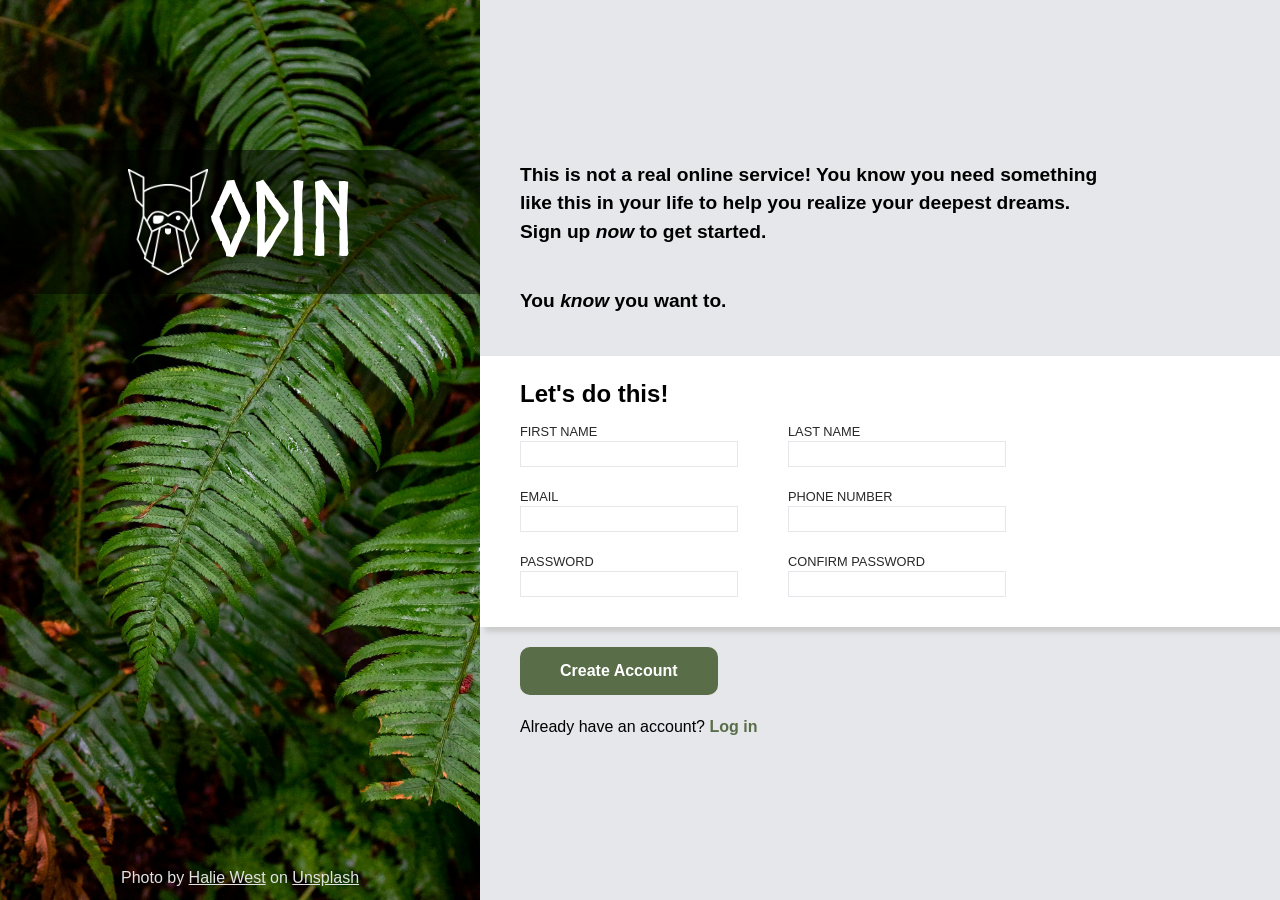
<file: index.html>
<!DOCTYPE html>
<html lang="en">

<head>
    <meta charset="UTF-8">
    <meta name="viewport" content="width=device-width, initial-scale=1.0">
    <link rel="stylesheet" href="styles.css">
    <title>Sign-Up</title>
</head>

<body>
    <header>
        <div class="header__title">
            <img src="images/odin-lined.png" alt="">
            <h1>ODIN</h1>
        </div>
        <p class="header__credit">Photo by <span class="underline">Halie West</span> on
            <span class="underline">Unsplash</span>
        </p>
    </header>
    <main>
        <div class="description">
            <p>This is not a real online service! You know you need something like this in your life to help you realize
                your
                deepest dreams.</p>
            <p>Sign up <span class="italic">now</span> to get started.</p>
            <p class="description__cta">You <span class="italic">know</span> you want to.</p>
        </div>

        <form action="">
            <div class="form__container">
                <h2>Let's do this!</h2>
                <div class="form__input--row">
                    <div class="form__input">
                        <label for="first-name">First Name</label>
                        <input type="text" name="first-name" id="first-name">
                    </div>

                    <div class="form__input">
                        <label for="last-name">Last Name</label>
                        <input type="text" name="last-name" id="last-name">
                    </div>
                </div>

                <div class="form__input--row">
                    <div class="form__input">
                        <label for="email">Email</label>
                        <input type="email" name="email" id="email">
                    </div>

                    <div class="form__input">
                        <label for="phone-number">Phone Number</label>
                        <input type="tel" name="phone-number" id="phone-number">
                    </div>
                </div>

                <div class="form__input--row">
                    <div class="form__input">
                        <label for="password">Password</label>
                        <input type="password" name="password" id="password" minlength="8">
                    </div>

                    <div class="form__input">
                        <label for="confirm-password">Confirm Password</label>
                        <input type="password" name="confirm-password" id="confirm-password" minlength="8">
                    </div>
                </div>
            </div>
            <button type="submit" class="form__button--submit">Create Account</button>
        </form>

        <p>Already have an account? <a class="login__button">Log in</a></p>
    </main>
</body>

</html>
</file>
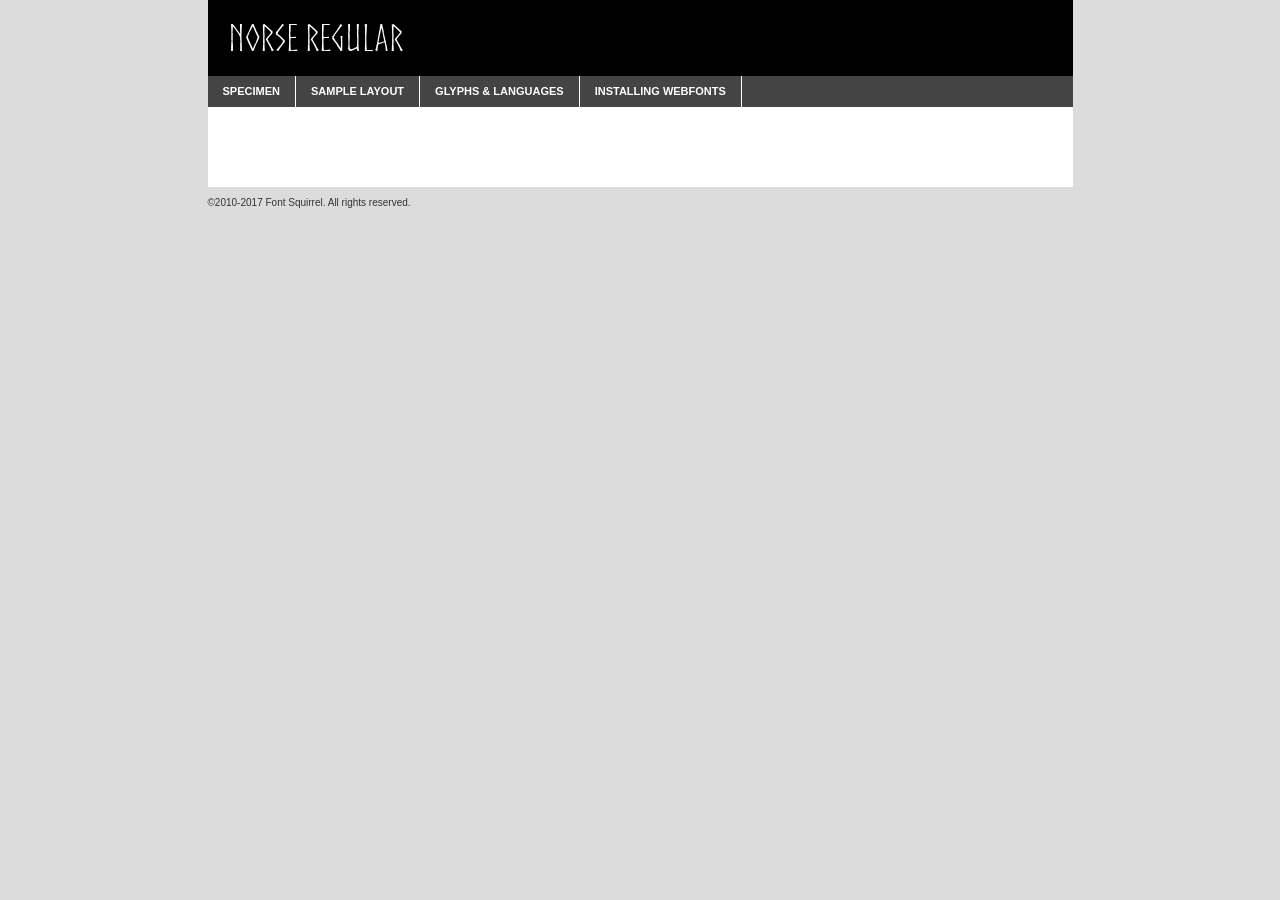
<file: fonts/norse-demo.html>
<!DOCTYPE html PUBLIC "-//W3C//DTD XHTML 1.0 Transitional//EN"
        "http://www.w3.org/TR/xhtml1/DTD/xhtml1-transitional.dtd">

<html xmlns="http://www.w3.org/1999/xhtml" xml:lang="en" lang="en">
<head>
    <meta http-equiv="Content-Type" content="text/html; charset=utf-8"/>
    <script src="http://ajax.googleapis.com/ajax/libs/jquery/1.7.2/jquery.min.js" type="text/javascript" charset="utf-8"></script>
    <script type="text/javascript">
		(function($) {
			$.fn.easyTabs = function(option) {
				var param = jQuery.extend({ fadeSpeed: 'fast', defaultContent: 1, activeClass: 'active' }, option);
				$(this).each(function() {
					var thisId = '#' + this.id;
					if ( param.defaultContent == '' )
					{
						param.defaultContent = 1;
					}
					if ( typeof param.defaultContent == 'number' )
					{
						var defaultTab = $(thisId + ' .tabs li:eq(' + (param.defaultContent - 1) + ') a').attr('href').substr(1);
					}
					else
					{
						var defaultTab = param.defaultContent;
					}
					$(thisId + ' .tabs li a').each(function() {
						var tabToHide = $(this).attr('href').substr(1);
						$('#' + tabToHide).addClass('easytabs-tab-content');
					});
					hideAll();
					changeContent(defaultTab);

					function hideAll() {$(thisId + ' .easytabs-tab-content').hide();}

					function changeContent(tabId)
					{
						hideAll();
						$(thisId + ' .tabs li').removeClass(param.activeClass);
						$(thisId + ' .tabs li a[href=#' + tabId + ']').closest('li').addClass(param.activeClass);
						if ( param.fadeSpeed != 'none' )
						{
							$(thisId + ' #' + tabId).fadeIn(param.fadeSpeed);
						}
						else
						{
							$(thisId + ' #' + tabId).show();
						}
					}

					$(thisId + ' .tabs li').click(function() {
						var tabId = $(this).find('a').attr('href').substr(1);
						changeContent(tabId);
						return false;
					});
				});
			}
		})(jQuery);
    </script>
    <link rel="stylesheet" href="specimen_files/specimen_stylesheet.css" type="text/css" charset="utf-8"/>
    <link rel="stylesheet" href="stylesheet.css" type="text/css" charset="utf-8"/>

    <style type="text/css">
        		body {
			font-family: 'norseregular';
        		}

            </style>

    <title>Norse Regular Specimen</title>


    <script type="text/javascript" charset="utf-8">
		$(document).ready(function() {
			$('#container').easyTabs({ defaultContent: 1 });
		});
    </script>
</head>

<body>
<div id="container">
    <div id="header">
		Norse Regular    </div>
    <ul class="tabs">
        <li><a href="#specimen">Specimen</a></li>
        <li><a href="#layout">Sample Layout</a></li>
                <li><a href="#glyphs">Glyphs &amp; Languages</a></li>
        <li><a href="#installing">Installing Webfonts</a></li>

    </ul>

    <div id="main_content">


        <div id="specimen">

            <div class="section">
                <div class="grid12 firstcol">
                    <div class="huge">AaBb</div>
                </div>
            </div>

            <div class="section">
                <div class="glyph_range">A&#x200B;B&#x200b;C&#x200b;D&#x200b;E&#x200b;F&#x200b;G&#x200b;H&#x200b;I&#x200b;J&#x200b;K&#x200b;L&#x200b;M&#x200b;N&#x200b;O&#x200b;P&#x200b;Q&#x200b;R&#x200b;S&#x200b;T&#x200b;U&#x200b;V&#x200b;W&#x200b;X&#x200b;Y&#x200b;Z&#x200b;a&#x200b;b&#x200b;c&#x200b;d&#x200b;e&#x200b;f&#x200b;g&#x200b;h&#x200b;i&#x200b;j&#x200b;k&#x200b;l&#x200b;m&#x200b;n&#x200b;o&#x200b;p&#x200b;q&#x200b;r&#x200b;s&#x200b;t&#x200b;u&#x200b;v&#x200b;w&#x200b;x&#x200b;y&#x200b;z&#x200b;1&#x200b;2&#x200b;3&#x200b;4&#x200b;5&#x200b;6&#x200b;7&#x200b;8&#x200b;9&#x200b;0&#x200b;&amp;&#x200b;.&#x200b;,&#x200b;?&#x200b;!&#x200b;&#64;&#x200b;(&#x200b;)&#x200b;#&#x200b;$&#x200b;%&#x200b;*&#x200b;+&#x200b;-&#x200b;=&#x200b;:&#x200b;;</div>
            </div>
            <div class="section">
                <div class="grid12 firstcol">
                    <table class="sample_table">
                        <tr>
                            <td>10</td>
                            <td class="size10">abcdefghijklmnopqrstuvwxyzABCDEFGHIJKLMNOPQRSTUVWXYZ0123456789abcdefghijklmnopqrstuvwxyzABCDEFGHIJKLMNOPQRSTUVWXYZ0123456789abcdefghijklmnopqrstuvwxyzABCDEFGHIJKLMNOPQRSTUVWXYZ</td>
                        </tr>
                        <tr>
                            <td>11</td>
                            <td class="size11">abcdefghijklmnopqrstuvwxyzABCDEFGHIJKLMNOPQRSTUVWXYZ0123456789abcdefghijklmnopqrstuvwxyzABCDEFGHIJKLMNOPQRSTUVWXYZ0123456789abcdefghijklmnopqrstuvwxyzABCDEFGHIJKLMNOPQRSTUVWXYZ</td>
                        </tr>
                        <tr>
                            <td>12</td>
                            <td class="size12">abcdefghijklmnopqrstuvwxyzABCDEFGHIJKLMNOPQRSTUVWXYZ0123456789abcdefghijklmnopqrstuvwxyzABCDEFGHIJKLMNOPQRSTUVWXYZ0123456789abcdefghijklmnopqrstuvwxyzABCDEFGHIJKLMNOPQRSTUVWXYZ</td>
                        </tr>
                        <tr>
                            <td>13</td>
                            <td class="size13">abcdefghijklmnopqrstuvwxyzABCDEFGHIJKLMNOPQRSTUVWXYZ0123456789abcdefghijklmnopqrstuvwxyzABCDEFGHIJKLMNOPQRSTUVWXYZ0123456789abcdefghijklmnopqrstuvwxyzABCDEFGHIJKLMNOPQRSTUVWXYZ</td>
                        </tr>
                        <tr>
                            <td>14</td>
                            <td class="size14">abcdefghijklmnopqrstuvwxyzABCDEFGHIJKLMNOPQRSTUVWXYZ0123456789abcdefghijklmnopqrstuvwxyzABCDEFGHIJKLMNOPQRSTUVWXYZ0123456789abcdefghijklmnopqrstuvwxyzABCDEFGHIJKLMNOPQRSTUVWXYZ</td>
                        </tr>
                        <tr>
                            <td>16</td>
                            <td class="size16">abcdefghijklmnopqrstuvwxyzABCDEFGHIJKLMNOPQRSTUVWXYZ0123456789abcdefghijklmnopqrstuvwxyzABCDEFGHIJKLMNOPQRSTUVWXYZ</td>
                        </tr>
                        <tr>
                            <td>18</td>
                            <td class="size18">abcdefghijklmnopqrstuvwxyzABCDEFGHIJKLMNOPQRSTUVWXYZ0123456789abcdefghijklmnopqrstuvwxyzABCDEFGHIJKLMNOPQRSTUVWXYZ</td>
                        </tr>
                        <tr>
                            <td>20</td>
                            <td class="size20">abcdefghijklmnopqrstuvwxyzABCDEFGHIJKLMNOPQRSTUVWXYZ0123456789abcdefghijklmnopqrstuvwxyzABCDEFGHIJKLMNOPQRSTUVWXYZ</td>
                        </tr>
                        <tr>
                            <td>24</td>
                            <td class="size24">abcdefghijklmnopqrstuvwxyzABCDEFGHIJKLMNOPQRSTUVWXYZ0123456789abcdefghijklmnopqrstuvwxyzABCDEFGHIJKLMNOPQRSTUVWXYZ</td>
                        </tr>
                        <tr>
                            <td>30</td>
                            <td class="size30">abcdefghijklmnopqrstuvwxyzABCDEFGHIJKLMNOPQRSTUVWXYZ0123456789abcdefghijklmnopqrstuvwxyzABCDEFGHIJKLMNOPQRSTUVWXYZ</td>
                        </tr>
                        <tr>
                            <td>36</td>
                            <td class="size36">abcdefghijklmnopqrstuvwxyzABCDEFGHIJKLMNOPQRSTUVWXYZ0123456789abcdefghijklmnopqrstuvwxyzABCDEFGHIJKLMNOPQRSTUVWXYZ</td>
                        </tr>
                        <tr>
                            <td>48</td>
                            <td class="size48">abcdefghijklmnopqrstuvwxyzABCDEFGHIJKLMNOPQRSTUVWXYZ0123456789abcdefghijklmnopqrstuvwxyzABCDEFGHIJKLMNOPQRSTUVWXYZ</td>
                        </tr>
                        <tr>
                            <td>60</td>
                            <td class="size60">abcdefghijklmnopqrstuvwxyzABCDEFGHIJKLMNOPQRSTUVWXYZ0123456789abcdefghijklmnopqrstuvwxyzABCDEFGHIJKLMNOPQRSTUVWXYZ</td>
                        </tr>
                        <tr>
                            <td>72</td>
                            <td class="size72">abcdefghijklmnopqrstuvwxyzABCDEFGHIJKLMNOPQRSTUVWXYZ0123456789abcdefghijklmnopqrstuvwxyzABCDEFGHIJKLMNOPQRSTUVWXYZ</td>
                        </tr>
                        <tr>
                            <td>90</td>
                            <td class="size90">abcdefghijklmnopqrstuvwxyzABCDEFGHIJKLMNOPQRSTUVWXYZ0123456789abcdefghijklmnopqrstuvwxyzABCDEFGHIJKLMNOPQRSTUVWXYZ</td>
                        </tr>
                    </table>

                </div>

            </div>


            <div class="section" id="bodycomparison">


                <div id="xheight">
                    <div class="fontbody">&#x25FC;&#x25FC;&#x25FC;&#x25FC;&#x25FC;&#x25FC;&#x25FC;&#x25FC;&#x25FC;&#x25FC;&#x25FC;&#x25FC;&#x25FC;&#x25FC;&#x25FC;&#x25FC;&#x25FC;&#x25FC;&#x25FC;&#x25FC;&#x25FC;&#x25FC;&#x25FC;&#x25FC;&#x25FC;&#x25FC;&#x25FC;&#x25FC;&#x25FC;&#x25FC;&#x25FC;&#x25FC;&#x25FC;&#x25FC;&#x25FC;&#x25FC;&#x25FC;&#x25FC;&#x25FC;&#x25FC;&#x25FC;&#x25FC;&#x25FC;&#x25FC;&#x25FC;&#x25FC;&#x25FC;&#x25FC;&#x25FC;&#x25FC;&#x25FC;&#x25FC;&#x25FC;&#x25FC;&#x25FC;&#x25FC;&#x25FC;&#x25FC;&#x25FC;&#x25FC;&#x25FC;&#x25FC;&#x25FC;&#x25FC;&#x25FC;&#x25FC;&#x25FC;&#x25FC;&#x25FC;&#x25FC;&#x25FC;&#x25FC;&#x25FC;&#x25FC;&#x25FC;&#x25FC;&#x25FC;&#x25FC;&#x25FC;&#x25FC;&#x25FC;&#x25FC;&#x25FC;&#x25FC;&#x25FC;&#x25FC;&#x25FC;&#x25FC;&#x25FC;&#x25FC;&#x25FC;&#x25FC;&#x25FC;&#x25FC;&#x25FC;&#x25FC;&#x25FC;&#x25FC;&#x25FC;body</div>
                    <div class="arialbody">body</div>
                    <div class="verdanabody">body</div>
                    <div class="georgiabody">body</div>
                </div>
                <div class="fontbody" style="z-index:1">
                    body<span>Norse Regular</span>
                </div>
                <div class="arialbody" style="z-index:1">
                    body<span>Arial</span>
                </div>
                <div class="verdanabody" style="z-index:1">
                    body<span>Verdana</span>
                </div>
                <div class="georgiabody" style="z-index:1">
                    body<span>Georgia</span>
                </div>


            </div>


            <div class="section psample psample_row1" id="">

                <div class="grid2 firstcol">
                    <p class="size10"><span>10.</span>Aenean lacinia bibendum nulla sed consectetur. Fusce dapibus, tellus ac cursus commodo, tortor mauris condimentum nibh, ut fermentum massa justo sit amet risus. Nullam id dolor id nibh ultricies vehicula ut id elit. Cum sociis natoque penatibus et magnis dis parturient montes, nascetur ridiculus mus. Nulla vitae elit libero, a pharetra augue.</p>

                </div>
                <div class="grid3">
                    <p class="size11"><span>11.</span>Aenean lacinia bibendum nulla sed consectetur. Fusce dapibus, tellus ac cursus commodo, tortor mauris condimentum nibh, ut fermentum massa justo sit amet risus. Nullam id dolor id nibh ultricies vehicula ut id elit. Cum sociis natoque penatibus et magnis dis parturient montes, nascetur ridiculus mus. Nulla vitae elit libero, a pharetra augue.</p>

                </div>
                <div class="grid3">
                    <p class="size12"><span>12.</span>Aenean lacinia bibendum nulla sed consectetur. Fusce dapibus, tellus ac cursus commodo, tortor mauris condimentum nibh, ut fermentum massa justo sit amet risus. Nullam id dolor id nibh ultricies vehicula ut id elit. Cum sociis natoque penatibus et magnis dis parturient montes, nascetur ridiculus mus. Nulla vitae elit libero, a pharetra augue.</p>

                </div>
                <div class="grid4">
                    <p class="size13"><span>13.</span>Aenean lacinia bibendum nulla sed consectetur. Fusce dapibus, tellus ac cursus commodo, tortor mauris condimentum nibh, ut fermentum massa justo sit amet risus. Nullam id dolor id nibh ultricies vehicula ut id elit. Cum sociis natoque penatibus et magnis dis parturient montes, nascetur ridiculus mus. Nulla vitae elit libero, a pharetra augue.</p>

                </div>
                <div class="white_blend"></div>

            </div>
            <div class="section psample psample_row2" id="">
                <div class="grid3 firstcol">
                    <p class="size14"><span>14.</span>Aenean lacinia bibendum nulla sed consectetur. Fusce dapibus, tellus ac cursus commodo, tortor mauris condimentum nibh, ut fermentum massa justo sit amet risus. Nullam id dolor id nibh ultricies vehicula ut id elit. Cum sociis natoque penatibus et magnis dis parturient montes, nascetur ridiculus mus. Nulla vitae elit libero, a pharetra augue.</p>

                </div>
                <div class="grid4">
                    <p class="size16"><span>16.</span>Aenean lacinia bibendum nulla sed consectetur. Fusce dapibus, tellus ac cursus commodo, tortor mauris condimentum nibh, ut fermentum massa justo sit amet risus. Nullam id dolor id nibh ultricies vehicula ut id elit. Cum sociis natoque penatibus et magnis dis parturient montes, nascetur ridiculus mus. Nulla vitae elit libero, a pharetra augue.</p>

                </div>
                <div class="grid5">
                    <p class="size18"><span>18.</span>Aenean lacinia bibendum nulla sed consectetur. Fusce dapibus, tellus ac cursus commodo, tortor mauris condimentum nibh, ut fermentum massa justo sit amet risus. Nullam id dolor id nibh ultricies vehicula ut id elit. Cum sociis natoque penatibus et magnis dis parturient montes, nascetur ridiculus mus. Nulla vitae elit libero, a pharetra augue.</p>

                </div>

                <div class="white_blend"></div>

            </div>

            <div class="section psample psample_row3" id="">
                <div class="grid5 firstcol">
                    <p class="size20"><span>20.</span>Aenean lacinia bibendum nulla sed consectetur. Fusce dapibus, tellus ac cursus commodo, tortor mauris condimentum nibh, ut fermentum massa justo sit amet risus. Nullam id dolor id nibh ultricies vehicula ut id elit. Cum sociis natoque penatibus et magnis dis parturient montes, nascetur ridiculus mus. Nulla vitae elit libero, a pharetra augue.</p>
                </div>
                <div class="grid7">
                    <p class="size24"><span>24.</span>Aenean lacinia bibendum nulla sed consectetur. Fusce dapibus, tellus ac cursus commodo, tortor mauris condimentum nibh, ut fermentum massa justo sit amet risus. Nullam id dolor id nibh ultricies vehicula ut id elit. Cum sociis natoque penatibus et magnis dis parturient montes, nascetur ridiculus mus. Nulla vitae elit libero, a pharetra augue.</p>
                </div>

                <div class="white_blend"></div>

            </div>

            <div class="section psample psample_row4" id="">
                <div class="grid12 firstcol">
                    <p class="size30"><span>30.</span>Aenean lacinia bibendum nulla sed consectetur. Fusce dapibus, tellus ac cursus commodo, tortor mauris condimentum nibh, ut fermentum massa justo sit amet risus. Nullam id dolor id nibh ultricies vehicula ut id elit. Cum sociis natoque penatibus et magnis dis parturient montes, nascetur ridiculus mus. Nulla vitae elit libero, a pharetra augue.</p>
                </div>
                <div class="white_blend"></div>

            </div>


            <div class="section psample psample_row1 fullreverse">
                <div class="grid2 firstcol">
                    <p class="size10"><span>10.</span>Aenean lacinia bibendum nulla sed consectetur. Fusce dapibus, tellus ac cursus commodo, tortor mauris condimentum nibh, ut fermentum massa justo sit amet risus. Nullam id dolor id nibh ultricies vehicula ut id elit. Cum sociis natoque penatibus et magnis dis parturient montes, nascetur ridiculus mus. Nulla vitae elit libero, a pharetra augue.</p>

                </div>
                <div class="grid3">
                    <p class="size11"><span>11.</span>Aenean lacinia bibendum nulla sed consectetur. Fusce dapibus, tellus ac cursus commodo, tortor mauris condimentum nibh, ut fermentum massa justo sit amet risus. Nullam id dolor id nibh ultricies vehicula ut id elit. Cum sociis natoque penatibus et magnis dis parturient montes, nascetur ridiculus mus. Nulla vitae elit libero, a pharetra augue.</p>

                </div>
                <div class="grid3">
                    <p class="size12"><span>12.</span>Aenean lacinia bibendum nulla sed consectetur. Fusce dapibus, tellus ac cursus commodo, tortor mauris condimentum nibh, ut fermentum massa justo sit amet risus. Nullam id dolor id nibh ultricies vehicula ut id elit. Cum sociis natoque penatibus et magnis dis parturient montes, nascetur ridiculus mus. Nulla vitae elit libero, a pharetra augue.</p>

                </div>
                <div class="grid4">
                    <p class="size13"><span>13.</span>Aenean lacinia bibendum nulla sed consectetur. Fusce dapibus, tellus ac cursus commodo, tortor mauris condimentum nibh, ut fermentum massa justo sit amet risus. Nullam id dolor id nibh ultricies vehicula ut id elit. Cum sociis natoque penatibus et magnis dis parturient montes, nascetur ridiculus mus. Nulla vitae elit libero, a pharetra augue.</p>

                </div>
                <div class="black_blend"></div>

            </div>

            <div class="section psample psample_row2 fullreverse">
                <div class="grid3 firstcol">
                    <p class="size14"><span>14.</span>Aenean lacinia bibendum nulla sed consectetur. Fusce dapibus, tellus ac cursus commodo, tortor mauris condimentum nibh, ut fermentum massa justo sit amet risus. Nullam id dolor id nibh ultricies vehicula ut id elit. Cum sociis natoque penatibus et magnis dis parturient montes, nascetur ridiculus mus. Nulla vitae elit libero, a pharetra augue.</p>

                </div>
                <div class="grid4">
                    <p class="size16"><span>16.</span>Aenean lacinia bibendum nulla sed consectetur. Fusce dapibus, tellus ac cursus commodo, tortor mauris condimentum nibh, ut fermentum massa justo sit amet risus. Nullam id dolor id nibh ultricies vehicula ut id elit. Cum sociis natoque penatibus et magnis dis parturient montes, nascetur ridiculus mus. Nulla vitae elit libero, a pharetra augue.</p>

                </div>
                <div class="grid5">
                    <p class="size18"><span>18.</span>Aenean lacinia bibendum nulla sed consectetur. Fusce dapibus, tellus ac cursus commodo, tortor mauris condimentum nibh, ut fermentum massa justo sit amet risus. Nullam id dolor id nibh ultricies vehicula ut id elit. Cum sociis natoque penatibus et magnis dis parturient montes, nascetur ridiculus mus. Nulla vitae elit libero, a pharetra augue.</p>

                </div>
                <div class="black_blend"></div>

            </div>

            <div class="section psample fullreverse psample_row3" id="">
                <div class="grid5 firstcol">
                    <p class="size20"><span>20.</span>Aenean lacinia bibendum nulla sed consectetur. Fusce dapibus, tellus ac cursus commodo, tortor mauris condimentum nibh, ut fermentum massa justo sit amet risus. Nullam id dolor id nibh ultricies vehicula ut id elit. Cum sociis natoque penatibus et magnis dis parturient montes, nascetur ridiculus mus. Nulla vitae elit libero, a pharetra augue.</p>
                </div>
                <div class="grid7">
                    <p class="size24"><span>24.</span>Aenean lacinia bibendum nulla sed consectetur. Fusce dapibus, tellus ac cursus commodo, tortor mauris condimentum nibh, ut fermentum massa justo sit amet risus. Nullam id dolor id nibh ultricies vehicula ut id elit. Cum sociis natoque penatibus et magnis dis parturient montes, nascetur ridiculus mus. Nulla vitae elit libero, a pharetra augue.</p>
                </div>

                <div class="black_blend"></div>

            </div>

            <div class="section psample fullreverse psample_row4" id="" style="border-bottom: 20px #000 solid;">
                <div class="grid12 firstcol">
                    <p class="size30"><span>30.</span>Aenean lacinia bibendum nulla sed consectetur. Fusce dapibus, tellus ac cursus commodo, tortor mauris condimentum nibh, ut fermentum massa justo sit amet risus. Nullam id dolor id nibh ultricies vehicula ut id elit. Cum sociis natoque penatibus et magnis dis parturient montes, nascetur ridiculus mus. Nulla vitae elit libero, a pharetra augue.</p>
                </div>
                <div class="black_blend"></div>

            </div>


        </div>

        <div id="layout">

            <div class="section">

                <div class="grid12 firstcol">
                    <h1>Lorem Ipsum Dolor</h1>
                    <h2>Etiam porta sem malesuada magna mollis euismod</h2>

                    <p class="byline">By <a href="#link">Aenean Lacinia</a></p>
                </div>
            </div>
            <div class="section">
                <div class="grid8 firstcol">
                    <p class="large">Donec sed odio dui. Morbi leo risus, porta ac consectetur ac, vestibulum at eros. Fusce dapibus, tellus ac cursus commodo, tortor mauris condimentum nibh, ut fermentum massa justo sit amet risus. </p>


                    <h3>Pellentesque ornare sem</h3>

                    <p>Maecenas sed diam eget risus varius blandit sit amet non magna. Maecenas faucibus mollis interdum. Donec ullamcorper nulla non metus auctor fringilla. Nullam id dolor id nibh ultricies vehicula ut id elit. Nullam id dolor id nibh ultricies vehicula ut id elit. </p>

                    <p>Aenean eu leo quam. Pellentesque ornare sem lacinia quam venenatis vestibulum. Lorem ipsum dolor sit amet, consectetur adipiscing elit. Cum sociis natoque penatibus et magnis dis parturient montes, nascetur ridiculus mus. </p>

                    <p>Nulla vitae elit libero, a pharetra augue. Praesent commodo cursus magna, vel scelerisque nisl consectetur et. Aenean lacinia bibendum nulla sed consectetur. </p>

                    <p>Nullam quis risus eget urna mollis ornare vel eu leo. Nullam quis risus eget urna mollis ornare vel eu leo. Maecenas sed diam eget risus varius blandit sit amet non magna. Donec ullamcorper nulla non metus auctor fringilla. </p>

                    <h3>Cras mattis consectetur</h3>

                    <p>Aenean eu leo quam. Pellentesque ornare sem lacinia quam venenatis vestibulum. Aenean lacinia bibendum nulla sed consectetur. Integer posuere erat a ante venenatis dapibus posuere velit aliquet. Cras mattis consectetur purus sit amet fermentum. </p>

                    <p>Nullam id dolor id nibh ultricies vehicula ut id elit. Nullam quis risus eget urna mollis ornare vel eu leo. Cras mattis consectetur purus sit amet fermentum.</p>
                </div>

                <div class="grid4 sidebar">

                    <div class="box reverse">
                        <p class="last">Nullam quis risus eget urna mollis ornare vel eu leo. Donec ullamcorper nulla non metus auctor fringilla. Cras mattis consectetur purus sit amet fermentum. Sed posuere consectetur est at lobortis. Lorem ipsum dolor sit amet, consectetur adipiscing elit. </p>
                    </div>

                    <p class="caption">Maecenas sed diam eget risus varius.</p>

                    <p>Vestibulum id ligula porta felis euismod semper. Integer posuere erat a ante venenatis dapibus posuere velit aliquet. Vestibulum id ligula porta felis euismod semper. Sed posuere consectetur est at lobortis. Maecenas sed diam eget risus varius blandit sit amet non magna. Fusce dapibus, tellus ac cursus commodo, tortor mauris condimentum nibh, ut fermentum massa justo sit amet risus. </p>


                    <p>Duis mollis, est non commodo luctus, nisi erat porttitor ligula, eget lacinia odio sem nec elit. Aenean lacinia bibendum nulla sed consectetur. Vivamus sagittis lacus vel augue laoreet rutrum faucibus dolor auctor. Aenean lacinia bibendum nulla sed consectetur. Nullam quis risus eget urna mollis ornare vel eu leo. </p>

                    <p>Praesent commodo cursus magna, vel scelerisque nisl consectetur et. Donec ullamcorper nulla non metus auctor fringilla. Maecenas faucibus mollis interdum. Fusce dapibus, tellus ac cursus commodo, tortor mauris condimentum nibh, ut fermentum massa justo sit amet risus. </p>

                </div>
            </div>

        </div>


		

        <div id="glyphs">
            <div class="section">
                <div class="grid12 firstcol">

                    <h1>Language Support</h1>
                    <p>The subset of Norse Regular in this kit supports the following languages:<br/>

						Albanian, Basque, Breton, Chamorro, Danish, Dutch, English, Faroese, Finnish, French, Frisian, Galician, German, Icelandic, Italian, Malagasy, Norwegian, Portuguese, Spanish, Alsatian, Aragonese, Arapaho, Arrernte, Asturian, Aymara, Bislama, Cebuano, Corsican, Fijian, French_creole, Genoese, Gilbertese, Greenlandic, Haitian_creole, Hiligaynon, Hmong, Hopi, Ibanag, Iloko_ilokano, Indonesian, Interglossa_glosa, Interlingua, Irish_gaelic, Jerriais, Lojban, Lombard, Luxembourgeois, Manx, Mohawk, Norfolk_pitcairnese, Occitan, Oromo, Pangasinan, Papiamento, Piedmontese, Potawatomi, Rhaeto-romance, Romansh, Rotokas, Sami_lule, Samoan, Sardinian, Scots_gaelic, Seychelles_creole, Shona, Sicilian, Somali, Southern_ndebele, Swahili, Swati_swazi, Tagalog_filipino_pilipino, Tetum, Tok_pisin, Uyghur_latinized, Volapuk, Walloon, Warlpiri, Xhosa, Yapese, Zulu, Latinbasic, Ubasic, Demo                    </p>
                    <h1>Glyph Chart</h1>
                    <p>The subset of Norse Regular in this kit includes all the glyphs listed below. Unicode entities are included above each glyph to help you insert individual characters into your layout.</p>
                    <div id="glyph_chart">

						                            																				                                <div><p>&amp;#13;</p>&#13;</div>
																				                                <div><p>&amp;#32;</p>&#32;</div>
																				                                <div><p>&amp;#33;</p>&#33;</div>
																				                                <div><p>&amp;#34;</p>&#34;</div>
																				                                <div><p>&amp;#35;</p>&#35;</div>
																				                                <div><p>&amp;#36;</p>&#36;</div>
																				                                <div><p>&amp;#37;</p>&#37;</div>
																				                                <div><p>&amp;#38;</p>&#38;</div>
																				                                <div><p>&amp;#39;</p>&#39;</div>
																				                                <div><p>&amp;#40;</p>&#40;</div>
																				                                <div><p>&amp;#41;</p>&#41;</div>
																				                                <div><p>&amp;#42;</p>&#42;</div>
																				                                <div><p>&amp;#43;</p>&#43;</div>
																				                                <div><p>&amp;#44;</p>&#44;</div>
																				                                <div><p>&amp;#45;</p>&#45;</div>
																				                                <div><p>&amp;#46;</p>&#46;</div>
																				                                <div><p>&amp;#47;</p>&#47;</div>
																				                                <div><p>&amp;#48;</p>&#48;</div>
																				                                <div><p>&amp;#49;</p>&#49;</div>
																				                                <div><p>&amp;#50;</p>&#50;</div>
																				                                <div><p>&amp;#51;</p>&#51;</div>
																				                                <div><p>&amp;#52;</p>&#52;</div>
																				                                <div><p>&amp;#53;</p>&#53;</div>
																				                                <div><p>&amp;#54;</p>&#54;</div>
																				                                <div><p>&amp;#55;</p>&#55;</div>
																				                                <div><p>&amp;#56;</p>&#56;</div>
																				                                <div><p>&amp;#57;</p>&#57;</div>
																				                                <div><p>&amp;#58;</p>&#58;</div>
																				                                <div><p>&amp;#59;</p>&#59;</div>
																				                                <div><p>&amp;#60;</p>&#60;</div>
																				                                <div><p>&amp;#61;</p>&#61;</div>
																				                                <div><p>&amp;#62;</p>&#62;</div>
																				                                <div><p>&amp;#63;</p>&#63;</div>
																				                                <div><p>&amp;#64;</p>&#64;</div>
																				                                <div><p>&amp;#65;</p>&#65;</div>
																				                                <div><p>&amp;#66;</p>&#66;</div>
																				                                <div><p>&amp;#67;</p>&#67;</div>
																				                                <div><p>&amp;#68;</p>&#68;</div>
																				                                <div><p>&amp;#69;</p>&#69;</div>
																				                                <div><p>&amp;#70;</p>&#70;</div>
																				                                <div><p>&amp;#71;</p>&#71;</div>
																				                                <div><p>&amp;#72;</p>&#72;</div>
																				                                <div><p>&amp;#73;</p>&#73;</div>
																				                                <div><p>&amp;#74;</p>&#74;</div>
																				                                <div><p>&amp;#75;</p>&#75;</div>
																				                                <div><p>&amp;#76;</p>&#76;</div>
																				                                <div><p>&amp;#77;</p>&#77;</div>
																				                                <div><p>&amp;#78;</p>&#78;</div>
																				                                <div><p>&amp;#79;</p>&#79;</div>
																				                                <div><p>&amp;#80;</p>&#80;</div>
																				                                <div><p>&amp;#81;</p>&#81;</div>
																				                                <div><p>&amp;#82;</p>&#82;</div>
																				                                <div><p>&amp;#83;</p>&#83;</div>
																				                                <div><p>&amp;#84;</p>&#84;</div>
																				                                <div><p>&amp;#85;</p>&#85;</div>
																				                                <div><p>&amp;#86;</p>&#86;</div>
																				                                <div><p>&amp;#87;</p>&#87;</div>
																				                                <div><p>&amp;#88;</p>&#88;</div>
																				                                <div><p>&amp;#89;</p>&#89;</div>
																				                                <div><p>&amp;#90;</p>&#90;</div>
																				                                <div><p>&amp;#91;</p>&#91;</div>
																				                                <div><p>&amp;#92;</p>&#92;</div>
																				                                <div><p>&amp;#93;</p>&#93;</div>
																				                                <div><p>&amp;#94;</p>&#94;</div>
																				                                <div><p>&amp;#95;</p>&#95;</div>
																				                                <div><p>&amp;#96;</p>&#96;</div>
																				                                <div><p>&amp;#97;</p>&#97;</div>
																				                                <div><p>&amp;#98;</p>&#98;</div>
																				                                <div><p>&amp;#99;</p>&#99;</div>
																				                                <div><p>&amp;#100;</p>&#100;</div>
																				                                <div><p>&amp;#101;</p>&#101;</div>
																				                                <div><p>&amp;#102;</p>&#102;</div>
																				                                <div><p>&amp;#103;</p>&#103;</div>
																				                                <div><p>&amp;#104;</p>&#104;</div>
																				                                <div><p>&amp;#105;</p>&#105;</div>
																				                                <div><p>&amp;#106;</p>&#106;</div>
																				                                <div><p>&amp;#107;</p>&#107;</div>
																				                                <div><p>&amp;#108;</p>&#108;</div>
																				                                <div><p>&amp;#109;</p>&#109;</div>
																				                                <div><p>&amp;#110;</p>&#110;</div>
																				                                <div><p>&amp;#111;</p>&#111;</div>
																				                                <div><p>&amp;#112;</p>&#112;</div>
																				                                <div><p>&amp;#113;</p>&#113;</div>
																				                                <div><p>&amp;#114;</p>&#114;</div>
																				                                <div><p>&amp;#115;</p>&#115;</div>
																				                                <div><p>&amp;#116;</p>&#116;</div>
																				                                <div><p>&amp;#117;</p>&#117;</div>
																				                                <div><p>&amp;#118;</p>&#118;</div>
																				                                <div><p>&amp;#119;</p>&#119;</div>
																				                                <div><p>&amp;#120;</p>&#120;</div>
																				                                <div><p>&amp;#121;</p>&#121;</div>
																				                                <div><p>&amp;#122;</p>&#122;</div>
																				                                <div><p>&amp;#123;</p>&#123;</div>
																				                                <div><p>&amp;#124;</p>&#124;</div>
																				                                <div><p>&amp;#125;</p>&#125;</div>
																				                                <div><p>&amp;#126;</p>&#126;</div>
																				                                <div><p>&amp;#160;</p>&#160;</div>
																				                                <div><p>&amp;#161;</p>&#161;</div>
																				                                <div><p>&amp;#162;</p>&#162;</div>
																				                                <div><p>&amp;#163;</p>&#163;</div>
																				                                <div><p>&amp;#164;</p>&#164;</div>
																				                                <div><p>&amp;#165;</p>&#165;</div>
																				                                <div><p>&amp;#166;</p>&#166;</div>
																				                                <div><p>&amp;#167;</p>&#167;</div>
																				                                <div><p>&amp;#168;</p>&#168;</div>
																				                                <div><p>&amp;#169;</p>&#169;</div>
																				                                <div><p>&amp;#170;</p>&#170;</div>
																				                                <div><p>&amp;#171;</p>&#171;</div>
																				                                <div><p>&amp;#172;</p>&#172;</div>
																				                                <div><p>&amp;#173;</p>&#173;</div>
																				                                <div><p>&amp;#174;</p>&#174;</div>
																				                                <div><p>&amp;#175;</p>&#175;</div>
																				                                <div><p>&amp;#176;</p>&#176;</div>
																				                                <div><p>&amp;#177;</p>&#177;</div>
																				                                <div><p>&amp;#178;</p>&#178;</div>
																				                                <div><p>&amp;#179;</p>&#179;</div>
																				                                <div><p>&amp;#180;</p>&#180;</div>
																				                                <div><p>&amp;#181;</p>&#181;</div>
																				                                <div><p>&amp;#182;</p>&#182;</div>
																				                                <div><p>&amp;#183;</p>&#183;</div>
																				                                <div><p>&amp;#184;</p>&#184;</div>
																				                                <div><p>&amp;#185;</p>&#185;</div>
																				                                <div><p>&amp;#186;</p>&#186;</div>
																				                                <div><p>&amp;#187;</p>&#187;</div>
																				                                <div><p>&amp;#188;</p>&#188;</div>
																				                                <div><p>&amp;#189;</p>&#189;</div>
																				                                <div><p>&amp;#190;</p>&#190;</div>
																				                                <div><p>&amp;#191;</p>&#191;</div>
																				                                <div><p>&amp;#192;</p>&#192;</div>
																				                                <div><p>&amp;#193;</p>&#193;</div>
																				                                <div><p>&amp;#194;</p>&#194;</div>
																				                                <div><p>&amp;#195;</p>&#195;</div>
																				                                <div><p>&amp;#196;</p>&#196;</div>
																				                                <div><p>&amp;#197;</p>&#197;</div>
																				                                <div><p>&amp;#198;</p>&#198;</div>
																				                                <div><p>&amp;#199;</p>&#199;</div>
																				                                <div><p>&amp;#200;</p>&#200;</div>
																				                                <div><p>&amp;#201;</p>&#201;</div>
																				                                <div><p>&amp;#202;</p>&#202;</div>
																				                                <div><p>&amp;#203;</p>&#203;</div>
																				                                <div><p>&amp;#204;</p>&#204;</div>
																				                                <div><p>&amp;#205;</p>&#205;</div>
																				                                <div><p>&amp;#206;</p>&#206;</div>
																				                                <div><p>&amp;#207;</p>&#207;</div>
																				                                <div><p>&amp;#208;</p>&#208;</div>
																				                                <div><p>&amp;#209;</p>&#209;</div>
																				                                <div><p>&amp;#210;</p>&#210;</div>
																				                                <div><p>&amp;#211;</p>&#211;</div>
																				                                <div><p>&amp;#212;</p>&#212;</div>
																				                                <div><p>&amp;#213;</p>&#213;</div>
																				                                <div><p>&amp;#214;</p>&#214;</div>
																				                                <div><p>&amp;#215;</p>&#215;</div>
																				                                <div><p>&amp;#216;</p>&#216;</div>
																				                                <div><p>&amp;#217;</p>&#217;</div>
																				                                <div><p>&amp;#218;</p>&#218;</div>
																				                                <div><p>&amp;#219;</p>&#219;</div>
																				                                <div><p>&amp;#220;</p>&#220;</div>
																				                                <div><p>&amp;#221;</p>&#221;</div>
																				                                <div><p>&amp;#222;</p>&#222;</div>
																				                                <div><p>&amp;#223;</p>&#223;</div>
																				                                <div><p>&amp;#224;</p>&#224;</div>
																				                                <div><p>&amp;#225;</p>&#225;</div>
																				                                <div><p>&amp;#226;</p>&#226;</div>
																				                                <div><p>&amp;#227;</p>&#227;</div>
																				                                <div><p>&amp;#228;</p>&#228;</div>
																				                                <div><p>&amp;#229;</p>&#229;</div>
																				                                <div><p>&amp;#230;</p>&#230;</div>
																				                                <div><p>&amp;#231;</p>&#231;</div>
																				                                <div><p>&amp;#232;</p>&#232;</div>
																				                                <div><p>&amp;#233;</p>&#233;</div>
																				                                <div><p>&amp;#234;</p>&#234;</div>
																				                                <div><p>&amp;#235;</p>&#235;</div>
																				                                <div><p>&amp;#236;</p>&#236;</div>
																				                                <div><p>&amp;#237;</p>&#237;</div>
																				                                <div><p>&amp;#238;</p>&#238;</div>
																				                                <div><p>&amp;#239;</p>&#239;</div>
																				                                <div><p>&amp;#240;</p>&#240;</div>
																				                                <div><p>&amp;#241;</p>&#241;</div>
																				                                <div><p>&amp;#242;</p>&#242;</div>
																				                                <div><p>&amp;#243;</p>&#243;</div>
																				                                <div><p>&amp;#244;</p>&#244;</div>
																				                                <div><p>&amp;#245;</p>&#245;</div>
																				                                <div><p>&amp;#246;</p>&#246;</div>
																				                                <div><p>&amp;#247;</p>&#247;</div>
																				                                <div><p>&amp;#248;</p>&#248;</div>
																				                                <div><p>&amp;#249;</p>&#249;</div>
																				                                <div><p>&amp;#250;</p>&#250;</div>
																				                                <div><p>&amp;#251;</p>&#251;</div>
																				                                <div><p>&amp;#252;</p>&#252;</div>
																				                                <div><p>&amp;#253;</p>&#253;</div>
																				                                <div><p>&amp;#254;</p>&#254;</div>
																				                                <div><p>&amp;#255;</p>&#255;</div>
																				                                <div><p>&amp;#338;</p>&#338;</div>
																				                                <div><p>&amp;#339;</p>&#339;</div>
																				                                <div><p>&amp;#376;</p>&#376;</div>
																				                                <div><p>&amp;#710;</p>&#710;</div>
																				                                <div><p>&amp;#732;</p>&#732;</div>
																				                                <div><p>&amp;#8192;</p>&#8192;</div>
																				                                <div><p>&amp;#8193;</p>&#8193;</div>
																				                                <div><p>&amp;#8194;</p>&#8194;</div>
																				                                <div><p>&amp;#8195;</p>&#8195;</div>
																				                                <div><p>&amp;#8196;</p>&#8196;</div>
																				                                <div><p>&amp;#8197;</p>&#8197;</div>
																				                                <div><p>&amp;#8198;</p>&#8198;</div>
																				                                <div><p>&amp;#8199;</p>&#8199;</div>
																				                                <div><p>&amp;#8200;</p>&#8200;</div>
																				                                <div><p>&amp;#8201;</p>&#8201;</div>
																				                                <div><p>&amp;#8202;</p>&#8202;</div>
																				                                <div><p>&amp;#8208;</p>&#8208;</div>
																				                                <div><p>&amp;#8209;</p>&#8209;</div>
																				                                <div><p>&amp;#8210;</p>&#8210;</div>
																				                                <div><p>&amp;#8211;</p>&#8211;</div>
																				                                <div><p>&amp;#8212;</p>&#8212;</div>
																				                                <div><p>&amp;#8216;</p>&#8216;</div>
																				                                <div><p>&amp;#8217;</p>&#8217;</div>
																				                                <div><p>&amp;#8218;</p>&#8218;</div>
																				                                <div><p>&amp;#8220;</p>&#8220;</div>
																				                                <div><p>&amp;#8221;</p>&#8221;</div>
																				                                <div><p>&amp;#8222;</p>&#8222;</div>
																				                                <div><p>&amp;#8226;</p>&#8226;</div>
																				                                <div><p>&amp;#8230;</p>&#8230;</div>
																				                                <div><p>&amp;#8239;</p>&#8239;</div>
																				                                <div><p>&amp;#8249;</p>&#8249;</div>
																				                                <div><p>&amp;#8250;</p>&#8250;</div>
																				                                <div><p>&amp;#8287;</p>&#8287;</div>
																				                                <div><p>&amp;#8364;</p>&#8364;</div>
																				                                <div><p>&amp;#8482;</p>&#8482;</div>
																				                                <div><p>&amp;#9724;</p>&#9724;</div>
																				                                <div><p>&amp;#64257;</p>&#64257;</div>
																				                                <div><p>&amp;#64258;</p>&#64258;</div>
																																																										                    </div>
                </div>


            </div>
        </div>


        <div id="specs">

        </div>

        <div id="installing">
            <div class="section">
                <div class="grid7 firstcol">
                    <h1>Installing Webfonts</h1>

                    <p>Webfonts are supported by all major browser platforms but not all in the same way. There are currently four different font formats that must be included in order to target all browsers. This includes TTF, WOFF, EOT and SVG.</p>

                    <h2>1. Upload your webfonts</h2>
                    <p>You must upload your webfont kit to your website. They should be in or near the same directory as your CSS files.</p>

                    <h2>2. Include the webfont stylesheet</h2>
                    <p>A special CSS @font-face declaration helps the various browsers select the appropriate font it needs without causing you a bunch of headaches. Learn more about this syntax by reading the <a href="https://www.fontspring.com/blog/further-hardening-of-the-bulletproof-syntax">Fontspring blog post</a> about it. The code for it is as follows:</p>


                    <code>
                        @font-face{
                        font-family: 'MyWebFont';
                        src: url('WebFont.eot');
                        src: url('WebFont.eot?#iefix') format('embedded-opentype'),
                        url('WebFont.woff') format('woff'),
                        url('WebFont.ttf') format('truetype'),
                        url('WebFont.svg#webfont') format('svg');
                        }
                    </code>

                    <p>We've already gone ahead and generated the code for you. All you have to do is link to the stylesheet in your HTML, like this:</p>
                    <code>&lt;link rel=&quot;stylesheet&quot; href=&quot;stylesheet.css&quot; type=&quot;text/css&quot; charset=&quot;utf-8&quot; /&gt;</code>

                    <h2>3. Modify your own stylesheet</h2>
                    <p>To take advantage of your new fonts, you must tell your stylesheet to use them. Look at the original @font-face declaration above and find the property called "font-family." The name linked there will be what you use to reference the font. Prepend that webfont name to the font stack in the "font-family" property, inside the selector you want to change. For example:</p>
                    <code>p { font-family: 'WebFont', Arial, sans-serif; }</code>

                    <h2>4. Test</h2>
                    <p>Getting webfonts to work cross-browser <em>can</em> be tricky. Use the information in the sidebar to help you if you find that fonts aren't loading in a particular browser.</p>
                </div>

                <div class="grid5 sidebar">
                    <div class="box">
                        <h2>Troubleshooting<br/>Font-Face Problems</h2>
                        <p>Having trouble getting your webfonts to load in your new website? Here are some tips to sort out what might be the problem.</p>

                        <h3>Fonts not showing in any browser</h3>

                        <p>This sounds like you need to work on the plumbing. You either did not upload the fonts to the correct directory, or you did not link the fonts properly in the CSS. If you've confirmed that all this is correct and you still have a problem, take a look at your .htaccess file and see if requests are getting intercepted.</p>

                        <h3>Fonts not loading in iPhone or iPad</h3>

                        <p>The most common problem here is that you are serving the fonts from an IIS server. IIS refuses to serve files that have unknown MIME types. If that is the case, you must set the MIME type for SVG to "image/svg+xml" in the server settings. Follow these instructions from Microsoft if you need help.</p>

                        <h3>Fonts not loading in Firefox</h3>

                        <p>The primary reason for this failure? You are still using a version Firefox older than 3.5. So upgrade already! If that isn't it, then you are very likely serving fonts from a different domain. Firefox requires that all font assets be served from the same domain. Lastly it is possible that you need to add WOFF to your list of MIME types (if you are serving via IIS.)</p>

                        <h3>Fonts not loading in IE</h3>

                        <p>Are you looking at Internet Explorer on an actual Windows machine or are you cheating by using a service like Adobe BrowserLab? Many of these screenshot services do not render @font-face for IE. Best to test it on a real machine.</p>

                        <h3>Fonts not loading in IE9</h3>

                        <p>IE9, like Firefox, requires that fonts be served from the same domain as the website. Make sure that is the case.</p>
                    </div>
                </div>
            </div>

        </div>

    </div>
    <div id="footer">
        <p>&copy;2010-2017 Font Squirrel. All rights reserved.</p>
    </div>
</div>
</body>
</html>
</file>
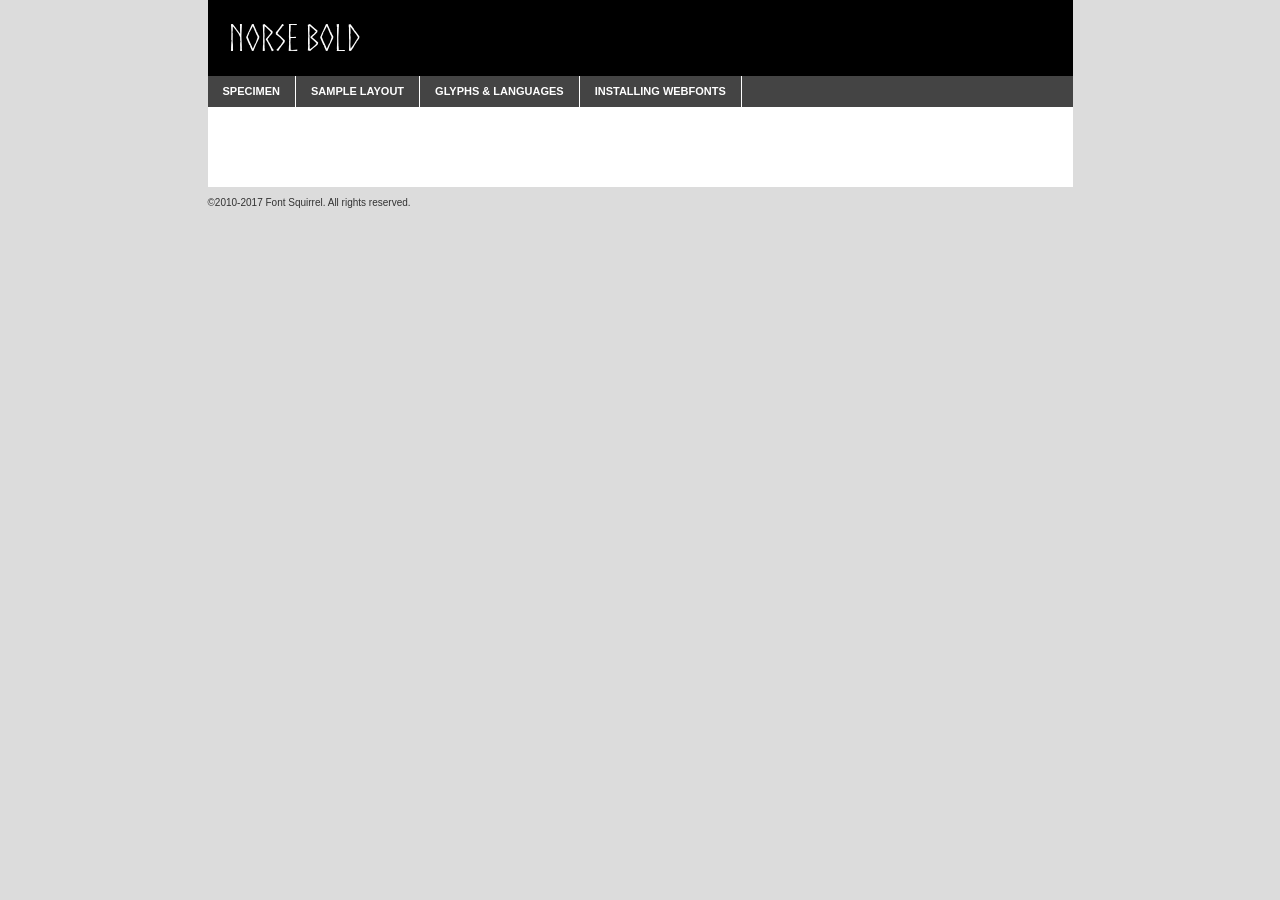
<file: fonts/norsebold-demo.html>
<!DOCTYPE html PUBLIC "-//W3C//DTD XHTML 1.0 Transitional//EN"
        "http://www.w3.org/TR/xhtml1/DTD/xhtml1-transitional.dtd">

<html xmlns="http://www.w3.org/1999/xhtml" xml:lang="en" lang="en">
<head>
    <meta http-equiv="Content-Type" content="text/html; charset=utf-8"/>
    <script src="http://ajax.googleapis.com/ajax/libs/jquery/1.7.2/jquery.min.js" type="text/javascript" charset="utf-8"></script>
    <script type="text/javascript">
		(function($) {
			$.fn.easyTabs = function(option) {
				var param = jQuery.extend({ fadeSpeed: 'fast', defaultContent: 1, activeClass: 'active' }, option);
				$(this).each(function() {
					var thisId = '#' + this.id;
					if ( param.defaultContent == '' )
					{
						param.defaultContent = 1;
					}
					if ( typeof param.defaultContent == 'number' )
					{
						var defaultTab = $(thisId + ' .tabs li:eq(' + (param.defaultContent - 1) + ') a').attr('href').substr(1);
					}
					else
					{
						var defaultTab = param.defaultContent;
					}
					$(thisId + ' .tabs li a').each(function() {
						var tabToHide = $(this).attr('href').substr(1);
						$('#' + tabToHide).addClass('easytabs-tab-content');
					});
					hideAll();
					changeContent(defaultTab);

					function hideAll() {$(thisId + ' .easytabs-tab-content').hide();}

					function changeContent(tabId)
					{
						hideAll();
						$(thisId + ' .tabs li').removeClass(param.activeClass);
						$(thisId + ' .tabs li a[href=#' + tabId + ']').closest('li').addClass(param.activeClass);
						if ( param.fadeSpeed != 'none' )
						{
							$(thisId + ' #' + tabId).fadeIn(param.fadeSpeed);
						}
						else
						{
							$(thisId + ' #' + tabId).show();
						}
					}

					$(thisId + ' .tabs li').click(function() {
						var tabId = $(this).find('a').attr('href').substr(1);
						changeContent(tabId);
						return false;
					});
				});
			}
		})(jQuery);
    </script>
    <link rel="stylesheet" href="specimen_files/specimen_stylesheet.css" type="text/css" charset="utf-8"/>
    <link rel="stylesheet" href="stylesheet.css" type="text/css" charset="utf-8"/>

    <style type="text/css">
        		body {
			font-family: 'norseregular';
        		}

            </style>

    <title>Norse Bold Specimen</title>


    <script type="text/javascript" charset="utf-8">
		$(document).ready(function() {
			$('#container').easyTabs({ defaultContent: 1 });
		});
    </script>
</head>

<body>
<div id="container">
    <div id="header">
		Norse Bold    </div>
    <ul class="tabs">
        <li><a href="#specimen">Specimen</a></li>
        <li><a href="#layout">Sample Layout</a></li>
                <li><a href="#glyphs">Glyphs &amp; Languages</a></li>
        <li><a href="#installing">Installing Webfonts</a></li>

    </ul>

    <div id="main_content">


        <div id="specimen">

            <div class="section">
                <div class="grid12 firstcol">
                    <div class="huge">AaBb</div>
                </div>
            </div>

            <div class="section">
                <div class="glyph_range">A&#x200B;B&#x200b;C&#x200b;D&#x200b;E&#x200b;F&#x200b;G&#x200b;H&#x200b;I&#x200b;J&#x200b;K&#x200b;L&#x200b;M&#x200b;N&#x200b;O&#x200b;P&#x200b;Q&#x200b;R&#x200b;S&#x200b;T&#x200b;U&#x200b;V&#x200b;W&#x200b;X&#x200b;Y&#x200b;Z&#x200b;a&#x200b;b&#x200b;c&#x200b;d&#x200b;e&#x200b;f&#x200b;g&#x200b;h&#x200b;i&#x200b;j&#x200b;k&#x200b;l&#x200b;m&#x200b;n&#x200b;o&#x200b;p&#x200b;q&#x200b;r&#x200b;s&#x200b;t&#x200b;u&#x200b;v&#x200b;w&#x200b;x&#x200b;y&#x200b;z&#x200b;1&#x200b;2&#x200b;3&#x200b;4&#x200b;5&#x200b;6&#x200b;7&#x200b;8&#x200b;9&#x200b;0&#x200b;&amp;&#x200b;.&#x200b;,&#x200b;?&#x200b;!&#x200b;&#64;&#x200b;(&#x200b;)&#x200b;#&#x200b;$&#x200b;%&#x200b;*&#x200b;+&#x200b;-&#x200b;=&#x200b;:&#x200b;;</div>
            </div>
            <div class="section">
                <div class="grid12 firstcol">
                    <table class="sample_table">
                        <tr>
                            <td>10</td>
                            <td class="size10">abcdefghijklmnopqrstuvwxyzABCDEFGHIJKLMNOPQRSTUVWXYZ0123456789abcdefghijklmnopqrstuvwxyzABCDEFGHIJKLMNOPQRSTUVWXYZ0123456789abcdefghijklmnopqrstuvwxyzABCDEFGHIJKLMNOPQRSTUVWXYZ</td>
                        </tr>
                        <tr>
                            <td>11</td>
                            <td class="size11">abcdefghijklmnopqrstuvwxyzABCDEFGHIJKLMNOPQRSTUVWXYZ0123456789abcdefghijklmnopqrstuvwxyzABCDEFGHIJKLMNOPQRSTUVWXYZ0123456789abcdefghijklmnopqrstuvwxyzABCDEFGHIJKLMNOPQRSTUVWXYZ</td>
                        </tr>
                        <tr>
                            <td>12</td>
                            <td class="size12">abcdefghijklmnopqrstuvwxyzABCDEFGHIJKLMNOPQRSTUVWXYZ0123456789abcdefghijklmnopqrstuvwxyzABCDEFGHIJKLMNOPQRSTUVWXYZ0123456789abcdefghijklmnopqrstuvwxyzABCDEFGHIJKLMNOPQRSTUVWXYZ</td>
                        </tr>
                        <tr>
                            <td>13</td>
                            <td class="size13">abcdefghijklmnopqrstuvwxyzABCDEFGHIJKLMNOPQRSTUVWXYZ0123456789abcdefghijklmnopqrstuvwxyzABCDEFGHIJKLMNOPQRSTUVWXYZ0123456789abcdefghijklmnopqrstuvwxyzABCDEFGHIJKLMNOPQRSTUVWXYZ</td>
                        </tr>
                        <tr>
                            <td>14</td>
                            <td class="size14">abcdefghijklmnopqrstuvwxyzABCDEFGHIJKLMNOPQRSTUVWXYZ0123456789abcdefghijklmnopqrstuvwxyzABCDEFGHIJKLMNOPQRSTUVWXYZ0123456789abcdefghijklmnopqrstuvwxyzABCDEFGHIJKLMNOPQRSTUVWXYZ</td>
                        </tr>
                        <tr>
                            <td>16</td>
                            <td class="size16">abcdefghijklmnopqrstuvwxyzABCDEFGHIJKLMNOPQRSTUVWXYZ0123456789abcdefghijklmnopqrstuvwxyzABCDEFGHIJKLMNOPQRSTUVWXYZ</td>
                        </tr>
                        <tr>
                            <td>18</td>
                            <td class="size18">abcdefghijklmnopqrstuvwxyzABCDEFGHIJKLMNOPQRSTUVWXYZ0123456789abcdefghijklmnopqrstuvwxyzABCDEFGHIJKLMNOPQRSTUVWXYZ</td>
                        </tr>
                        <tr>
                            <td>20</td>
                            <td class="size20">abcdefghijklmnopqrstuvwxyzABCDEFGHIJKLMNOPQRSTUVWXYZ0123456789abcdefghijklmnopqrstuvwxyzABCDEFGHIJKLMNOPQRSTUVWXYZ</td>
                        </tr>
                        <tr>
                            <td>24</td>
                            <td class="size24">abcdefghijklmnopqrstuvwxyzABCDEFGHIJKLMNOPQRSTUVWXYZ0123456789abcdefghijklmnopqrstuvwxyzABCDEFGHIJKLMNOPQRSTUVWXYZ</td>
                        </tr>
                        <tr>
                            <td>30</td>
                            <td class="size30">abcdefghijklmnopqrstuvwxyzABCDEFGHIJKLMNOPQRSTUVWXYZ0123456789abcdefghijklmnopqrstuvwxyzABCDEFGHIJKLMNOPQRSTUVWXYZ</td>
                        </tr>
                        <tr>
                            <td>36</td>
                            <td class="size36">abcdefghijklmnopqrstuvwxyzABCDEFGHIJKLMNOPQRSTUVWXYZ0123456789abcdefghijklmnopqrstuvwxyzABCDEFGHIJKLMNOPQRSTUVWXYZ</td>
                        </tr>
                        <tr>
                            <td>48</td>
                            <td class="size48">abcdefghijklmnopqrstuvwxyzABCDEFGHIJKLMNOPQRSTUVWXYZ0123456789abcdefghijklmnopqrstuvwxyzABCDEFGHIJKLMNOPQRSTUVWXYZ</td>
                        </tr>
                        <tr>
                            <td>60</td>
                            <td class="size60">abcdefghijklmnopqrstuvwxyzABCDEFGHIJKLMNOPQRSTUVWXYZ0123456789abcdefghijklmnopqrstuvwxyzABCDEFGHIJKLMNOPQRSTUVWXYZ</td>
                        </tr>
                        <tr>
                            <td>72</td>
                            <td class="size72">abcdefghijklmnopqrstuvwxyzABCDEFGHIJKLMNOPQRSTUVWXYZ0123456789abcdefghijklmnopqrstuvwxyzABCDEFGHIJKLMNOPQRSTUVWXYZ</td>
                        </tr>
                        <tr>
                            <td>90</td>
                            <td class="size90">abcdefghijklmnopqrstuvwxyzABCDEFGHIJKLMNOPQRSTUVWXYZ0123456789abcdefghijklmnopqrstuvwxyzABCDEFGHIJKLMNOPQRSTUVWXYZ</td>
                        </tr>
                    </table>

                </div>

            </div>


            <div class="section" id="bodycomparison">


                <div id="xheight">
                    <div class="fontbody">&#x25FC;&#x25FC;&#x25FC;&#x25FC;&#x25FC;&#x25FC;&#x25FC;&#x25FC;&#x25FC;&#x25FC;&#x25FC;&#x25FC;&#x25FC;&#x25FC;&#x25FC;&#x25FC;&#x25FC;&#x25FC;&#x25FC;&#x25FC;&#x25FC;&#x25FC;&#x25FC;&#x25FC;&#x25FC;&#x25FC;&#x25FC;&#x25FC;&#x25FC;&#x25FC;&#x25FC;&#x25FC;&#x25FC;&#x25FC;&#x25FC;&#x25FC;&#x25FC;&#x25FC;&#x25FC;&#x25FC;&#x25FC;&#x25FC;&#x25FC;&#x25FC;&#x25FC;&#x25FC;&#x25FC;&#x25FC;&#x25FC;&#x25FC;&#x25FC;&#x25FC;&#x25FC;&#x25FC;&#x25FC;&#x25FC;&#x25FC;&#x25FC;&#x25FC;&#x25FC;&#x25FC;&#x25FC;&#x25FC;&#x25FC;&#x25FC;&#x25FC;&#x25FC;&#x25FC;&#x25FC;&#x25FC;&#x25FC;&#x25FC;&#x25FC;&#x25FC;&#x25FC;&#x25FC;&#x25FC;&#x25FC;&#x25FC;&#x25FC;&#x25FC;&#x25FC;&#x25FC;&#x25FC;&#x25FC;&#x25FC;&#x25FC;&#x25FC;&#x25FC;&#x25FC;&#x25FC;&#x25FC;&#x25FC;&#x25FC;&#x25FC;&#x25FC;&#x25FC;&#x25FC;&#x25FC;body</div>
                    <div class="arialbody">body</div>
                    <div class="verdanabody">body</div>
                    <div class="georgiabody">body</div>
                </div>
                <div class="fontbody" style="z-index:1">
                    body<span>Norse Bold</span>
                </div>
                <div class="arialbody" style="z-index:1">
                    body<span>Arial</span>
                </div>
                <div class="verdanabody" style="z-index:1">
                    body<span>Verdana</span>
                </div>
                <div class="georgiabody" style="z-index:1">
                    body<span>Georgia</span>
                </div>


            </div>


            <div class="section psample psample_row1" id="">

                <div class="grid2 firstcol">
                    <p class="size10"><span>10.</span>Aenean lacinia bibendum nulla sed consectetur. Fusce dapibus, tellus ac cursus commodo, tortor mauris condimentum nibh, ut fermentum massa justo sit amet risus. Nullam id dolor id nibh ultricies vehicula ut id elit. Cum sociis natoque penatibus et magnis dis parturient montes, nascetur ridiculus mus. Nulla vitae elit libero, a pharetra augue.</p>

                </div>
                <div class="grid3">
                    <p class="size11"><span>11.</span>Aenean lacinia bibendum nulla sed consectetur. Fusce dapibus, tellus ac cursus commodo, tortor mauris condimentum nibh, ut fermentum massa justo sit amet risus. Nullam id dolor id nibh ultricies vehicula ut id elit. Cum sociis natoque penatibus et magnis dis parturient montes, nascetur ridiculus mus. Nulla vitae elit libero, a pharetra augue.</p>

                </div>
                <div class="grid3">
                    <p class="size12"><span>12.</span>Aenean lacinia bibendum nulla sed consectetur. Fusce dapibus, tellus ac cursus commodo, tortor mauris condimentum nibh, ut fermentum massa justo sit amet risus. Nullam id dolor id nibh ultricies vehicula ut id elit. Cum sociis natoque penatibus et magnis dis parturient montes, nascetur ridiculus mus. Nulla vitae elit libero, a pharetra augue.</p>

                </div>
                <div class="grid4">
                    <p class="size13"><span>13.</span>Aenean lacinia bibendum nulla sed consectetur. Fusce dapibus, tellus ac cursus commodo, tortor mauris condimentum nibh, ut fermentum massa justo sit amet risus. Nullam id dolor id nibh ultricies vehicula ut id elit. Cum sociis natoque penatibus et magnis dis parturient montes, nascetur ridiculus mus. Nulla vitae elit libero, a pharetra augue.</p>

                </div>
                <div class="white_blend"></div>

            </div>
            <div class="section psample psample_row2" id="">
                <div class="grid3 firstcol">
                    <p class="size14"><span>14.</span>Aenean lacinia bibendum nulla sed consectetur. Fusce dapibus, tellus ac cursus commodo, tortor mauris condimentum nibh, ut fermentum massa justo sit amet risus. Nullam id dolor id nibh ultricies vehicula ut id elit. Cum sociis natoque penatibus et magnis dis parturient montes, nascetur ridiculus mus. Nulla vitae elit libero, a pharetra augue.</p>

                </div>
                <div class="grid4">
                    <p class="size16"><span>16.</span>Aenean lacinia bibendum nulla sed consectetur. Fusce dapibus, tellus ac cursus commodo, tortor mauris condimentum nibh, ut fermentum massa justo sit amet risus. Nullam id dolor id nibh ultricies vehicula ut id elit. Cum sociis natoque penatibus et magnis dis parturient montes, nascetur ridiculus mus. Nulla vitae elit libero, a pharetra augue.</p>

                </div>
                <div class="grid5">
                    <p class="size18"><span>18.</span>Aenean lacinia bibendum nulla sed consectetur. Fusce dapibus, tellus ac cursus commodo, tortor mauris condimentum nibh, ut fermentum massa justo sit amet risus. Nullam id dolor id nibh ultricies vehicula ut id elit. Cum sociis natoque penatibus et magnis dis parturient montes, nascetur ridiculus mus. Nulla vitae elit libero, a pharetra augue.</p>

                </div>

                <div class="white_blend"></div>

            </div>

            <div class="section psample psample_row3" id="">
                <div class="grid5 firstcol">
                    <p class="size20"><span>20.</span>Aenean lacinia bibendum nulla sed consectetur. Fusce dapibus, tellus ac cursus commodo, tortor mauris condimentum nibh, ut fermentum massa justo sit amet risus. Nullam id dolor id nibh ultricies vehicula ut id elit. Cum sociis natoque penatibus et magnis dis parturient montes, nascetur ridiculus mus. Nulla vitae elit libero, a pharetra augue.</p>
                </div>
                <div class="grid7">
                    <p class="size24"><span>24.</span>Aenean lacinia bibendum nulla sed consectetur. Fusce dapibus, tellus ac cursus commodo, tortor mauris condimentum nibh, ut fermentum massa justo sit amet risus. Nullam id dolor id nibh ultricies vehicula ut id elit. Cum sociis natoque penatibus et magnis dis parturient montes, nascetur ridiculus mus. Nulla vitae elit libero, a pharetra augue.</p>
                </div>

                <div class="white_blend"></div>

            </div>

            <div class="section psample psample_row4" id="">
                <div class="grid12 firstcol">
                    <p class="size30"><span>30.</span>Aenean lacinia bibendum nulla sed consectetur. Fusce dapibus, tellus ac cursus commodo, tortor mauris condimentum nibh, ut fermentum massa justo sit amet risus. Nullam id dolor id nibh ultricies vehicula ut id elit. Cum sociis natoque penatibus et magnis dis parturient montes, nascetur ridiculus mus. Nulla vitae elit libero, a pharetra augue.</p>
                </div>
                <div class="white_blend"></div>

            </div>


            <div class="section psample psample_row1 fullreverse">
                <div class="grid2 firstcol">
                    <p class="size10"><span>10.</span>Aenean lacinia bibendum nulla sed consectetur. Fusce dapibus, tellus ac cursus commodo, tortor mauris condimentum nibh, ut fermentum massa justo sit amet risus. Nullam id dolor id nibh ultricies vehicula ut id elit. Cum sociis natoque penatibus et magnis dis parturient montes, nascetur ridiculus mus. Nulla vitae elit libero, a pharetra augue.</p>

                </div>
                <div class="grid3">
                    <p class="size11"><span>11.</span>Aenean lacinia bibendum nulla sed consectetur. Fusce dapibus, tellus ac cursus commodo, tortor mauris condimentum nibh, ut fermentum massa justo sit amet risus. Nullam id dolor id nibh ultricies vehicula ut id elit. Cum sociis natoque penatibus et magnis dis parturient montes, nascetur ridiculus mus. Nulla vitae elit libero, a pharetra augue.</p>

                </div>
                <div class="grid3">
                    <p class="size12"><span>12.</span>Aenean lacinia bibendum nulla sed consectetur. Fusce dapibus, tellus ac cursus commodo, tortor mauris condimentum nibh, ut fermentum massa justo sit amet risus. Nullam id dolor id nibh ultricies vehicula ut id elit. Cum sociis natoque penatibus et magnis dis parturient montes, nascetur ridiculus mus. Nulla vitae elit libero, a pharetra augue.</p>

                </div>
                <div class="grid4">
                    <p class="size13"><span>13.</span>Aenean lacinia bibendum nulla sed consectetur. Fusce dapibus, tellus ac cursus commodo, tortor mauris condimentum nibh, ut fermentum massa justo sit amet risus. Nullam id dolor id nibh ultricies vehicula ut id elit. Cum sociis natoque penatibus et magnis dis parturient montes, nascetur ridiculus mus. Nulla vitae elit libero, a pharetra augue.</p>

                </div>
                <div class="black_blend"></div>

            </div>

            <div class="section psample psample_row2 fullreverse">
                <div class="grid3 firstcol">
                    <p class="size14"><span>14.</span>Aenean lacinia bibendum nulla sed consectetur. Fusce dapibus, tellus ac cursus commodo, tortor mauris condimentum nibh, ut fermentum massa justo sit amet risus. Nullam id dolor id nibh ultricies vehicula ut id elit. Cum sociis natoque penatibus et magnis dis parturient montes, nascetur ridiculus mus. Nulla vitae elit libero, a pharetra augue.</p>

                </div>
                <div class="grid4">
                    <p class="size16"><span>16.</span>Aenean lacinia bibendum nulla sed consectetur. Fusce dapibus, tellus ac cursus commodo, tortor mauris condimentum nibh, ut fermentum massa justo sit amet risus. Nullam id dolor id nibh ultricies vehicula ut id elit. Cum sociis natoque penatibus et magnis dis parturient montes, nascetur ridiculus mus. Nulla vitae elit libero, a pharetra augue.</p>

                </div>
                <div class="grid5">
                    <p class="size18"><span>18.</span>Aenean lacinia bibendum nulla sed consectetur. Fusce dapibus, tellus ac cursus commodo, tortor mauris condimentum nibh, ut fermentum massa justo sit amet risus. Nullam id dolor id nibh ultricies vehicula ut id elit. Cum sociis natoque penatibus et magnis dis parturient montes, nascetur ridiculus mus. Nulla vitae elit libero, a pharetra augue.</p>

                </div>
                <div class="black_blend"></div>

            </div>

            <div class="section psample fullreverse psample_row3" id="">
                <div class="grid5 firstcol">
                    <p class="size20"><span>20.</span>Aenean lacinia bibendum nulla sed consectetur. Fusce dapibus, tellus ac cursus commodo, tortor mauris condimentum nibh, ut fermentum massa justo sit amet risus. Nullam id dolor id nibh ultricies vehicula ut id elit. Cum sociis natoque penatibus et magnis dis parturient montes, nascetur ridiculus mus. Nulla vitae elit libero, a pharetra augue.</p>
                </div>
                <div class="grid7">
                    <p class="size24"><span>24.</span>Aenean lacinia bibendum nulla sed consectetur. Fusce dapibus, tellus ac cursus commodo, tortor mauris condimentum nibh, ut fermentum massa justo sit amet risus. Nullam id dolor id nibh ultricies vehicula ut id elit. Cum sociis natoque penatibus et magnis dis parturient montes, nascetur ridiculus mus. Nulla vitae elit libero, a pharetra augue.</p>
                </div>

                <div class="black_blend"></div>

            </div>

            <div class="section psample fullreverse psample_row4" id="" style="border-bottom: 20px #000 solid;">
                <div class="grid12 firstcol">
                    <p class="size30"><span>30.</span>Aenean lacinia bibendum nulla sed consectetur. Fusce dapibus, tellus ac cursus commodo, tortor mauris condimentum nibh, ut fermentum massa justo sit amet risus. Nullam id dolor id nibh ultricies vehicula ut id elit. Cum sociis natoque penatibus et magnis dis parturient montes, nascetur ridiculus mus. Nulla vitae elit libero, a pharetra augue.</p>
                </div>
                <div class="black_blend"></div>

            </div>


        </div>

        <div id="layout">

            <div class="section">

                <div class="grid12 firstcol">
                    <h1>Lorem Ipsum Dolor</h1>
                    <h2>Etiam porta sem malesuada magna mollis euismod</h2>

                    <p class="byline">By <a href="#link">Aenean Lacinia</a></p>
                </div>
            </div>
            <div class="section">
                <div class="grid8 firstcol">
                    <p class="large">Donec sed odio dui. Morbi leo risus, porta ac consectetur ac, vestibulum at eros. Fusce dapibus, tellus ac cursus commodo, tortor mauris condimentum nibh, ut fermentum massa justo sit amet risus. </p>


                    <h3>Pellentesque ornare sem</h3>

                    <p>Maecenas sed diam eget risus varius blandit sit amet non magna. Maecenas faucibus mollis interdum. Donec ullamcorper nulla non metus auctor fringilla. Nullam id dolor id nibh ultricies vehicula ut id elit. Nullam id dolor id nibh ultricies vehicula ut id elit. </p>

                    <p>Aenean eu leo quam. Pellentesque ornare sem lacinia quam venenatis vestibulum. Lorem ipsum dolor sit amet, consectetur adipiscing elit. Cum sociis natoque penatibus et magnis dis parturient montes, nascetur ridiculus mus. </p>

                    <p>Nulla vitae elit libero, a pharetra augue. Praesent commodo cursus magna, vel scelerisque nisl consectetur et. Aenean lacinia bibendum nulla sed consectetur. </p>

                    <p>Nullam quis risus eget urna mollis ornare vel eu leo. Nullam quis risus eget urna mollis ornare vel eu leo. Maecenas sed diam eget risus varius blandit sit amet non magna. Donec ullamcorper nulla non metus auctor fringilla. </p>

                    <h3>Cras mattis consectetur</h3>

                    <p>Aenean eu leo quam. Pellentesque ornare sem lacinia quam venenatis vestibulum. Aenean lacinia bibendum nulla sed consectetur. Integer posuere erat a ante venenatis dapibus posuere velit aliquet. Cras mattis consectetur purus sit amet fermentum. </p>

                    <p>Nullam id dolor id nibh ultricies vehicula ut id elit. Nullam quis risus eget urna mollis ornare vel eu leo. Cras mattis consectetur purus sit amet fermentum.</p>
                </div>

                <div class="grid4 sidebar">

                    <div class="box reverse">
                        <p class="last">Nullam quis risus eget urna mollis ornare vel eu leo. Donec ullamcorper nulla non metus auctor fringilla. Cras mattis consectetur purus sit amet fermentum. Sed posuere consectetur est at lobortis. Lorem ipsum dolor sit amet, consectetur adipiscing elit. </p>
                    </div>

                    <p class="caption">Maecenas sed diam eget risus varius.</p>

                    <p>Vestibulum id ligula porta felis euismod semper. Integer posuere erat a ante venenatis dapibus posuere velit aliquet. Vestibulum id ligula porta felis euismod semper. Sed posuere consectetur est at lobortis. Maecenas sed diam eget risus varius blandit sit amet non magna. Fusce dapibus, tellus ac cursus commodo, tortor mauris condimentum nibh, ut fermentum massa justo sit amet risus. </p>


                    <p>Duis mollis, est non commodo luctus, nisi erat porttitor ligula, eget lacinia odio sem nec elit. Aenean lacinia bibendum nulla sed consectetur. Vivamus sagittis lacus vel augue laoreet rutrum faucibus dolor auctor. Aenean lacinia bibendum nulla sed consectetur. Nullam quis risus eget urna mollis ornare vel eu leo. </p>

                    <p>Praesent commodo cursus magna, vel scelerisque nisl consectetur et. Donec ullamcorper nulla non metus auctor fringilla. Maecenas faucibus mollis interdum. Fusce dapibus, tellus ac cursus commodo, tortor mauris condimentum nibh, ut fermentum massa justo sit amet risus. </p>

                </div>
            </div>

        </div>


		

        <div id="glyphs">
            <div class="section">
                <div class="grid12 firstcol">

                    <h1>Language Support</h1>
                    <p>The subset of Norse Bold in this kit supports the following languages:<br/>

						Albanian, Basque, Breton, Chamorro, Danish, Dutch, English, Faroese, Finnish, French, Frisian, Galician, German, Icelandic, Italian, Malagasy, Norwegian, Portuguese, Spanish, Alsatian, Aragonese, Arapaho, Arrernte, Asturian, Aymara, Bislama, Cebuano, Corsican, Fijian, French_creole, Genoese, Gilbertese, Greenlandic, Haitian_creole, Hiligaynon, Hmong, Hopi, Ibanag, Iloko_ilokano, Indonesian, Interglossa_glosa, Interlingua, Irish_gaelic, Jerriais, Lojban, Lombard, Luxembourgeois, Manx, Mohawk, Norfolk_pitcairnese, Occitan, Oromo, Pangasinan, Papiamento, Piedmontese, Potawatomi, Rhaeto-romance, Romansh, Rotokas, Sami_lule, Samoan, Sardinian, Scots_gaelic, Seychelles_creole, Shona, Sicilian, Somali, Southern_ndebele, Swahili, Swati_swazi, Tagalog_filipino_pilipino, Tetum, Tok_pisin, Uyghur_latinized, Volapuk, Walloon, Warlpiri, Xhosa, Yapese, Zulu, Latinbasic, Ubasic, Demo                    </p>
                    <h1>Glyph Chart</h1>
                    <p>The subset of Norse Bold in this kit includes all the glyphs listed below. Unicode entities are included above each glyph to help you insert individual characters into your layout.</p>
                    <div id="glyph_chart">

						                            																				                                <div><p>&amp;#13;</p>&#13;</div>
																				                                <div><p>&amp;#32;</p>&#32;</div>
																				                                <div><p>&amp;#33;</p>&#33;</div>
																				                                <div><p>&amp;#34;</p>&#34;</div>
																				                                <div><p>&amp;#35;</p>&#35;</div>
																				                                <div><p>&amp;#36;</p>&#36;</div>
																				                                <div><p>&amp;#37;</p>&#37;</div>
																				                                <div><p>&amp;#38;</p>&#38;</div>
																				                                <div><p>&amp;#39;</p>&#39;</div>
																				                                <div><p>&amp;#40;</p>&#40;</div>
																				                                <div><p>&amp;#41;</p>&#41;</div>
																				                                <div><p>&amp;#42;</p>&#42;</div>
																				                                <div><p>&amp;#43;</p>&#43;</div>
																				                                <div><p>&amp;#44;</p>&#44;</div>
																				                                <div><p>&amp;#45;</p>&#45;</div>
																				                                <div><p>&amp;#46;</p>&#46;</div>
																				                                <div><p>&amp;#47;</p>&#47;</div>
																				                                <div><p>&amp;#48;</p>&#48;</div>
																				                                <div><p>&amp;#49;</p>&#49;</div>
																				                                <div><p>&amp;#50;</p>&#50;</div>
																				                                <div><p>&amp;#51;</p>&#51;</div>
																				                                <div><p>&amp;#52;</p>&#52;</div>
																				                                <div><p>&amp;#53;</p>&#53;</div>
																				                                <div><p>&amp;#54;</p>&#54;</div>
																				                                <div><p>&amp;#55;</p>&#55;</div>
																				                                <div><p>&amp;#56;</p>&#56;</div>
																				                                <div><p>&amp;#57;</p>&#57;</div>
																				                                <div><p>&amp;#58;</p>&#58;</div>
																				                                <div><p>&amp;#59;</p>&#59;</div>
																				                                <div><p>&amp;#60;</p>&#60;</div>
																				                                <div><p>&amp;#61;</p>&#61;</div>
																				                                <div><p>&amp;#62;</p>&#62;</div>
																				                                <div><p>&amp;#63;</p>&#63;</div>
																				                                <div><p>&amp;#64;</p>&#64;</div>
																				                                <div><p>&amp;#65;</p>&#65;</div>
																				                                <div><p>&amp;#66;</p>&#66;</div>
																				                                <div><p>&amp;#67;</p>&#67;</div>
																				                                <div><p>&amp;#68;</p>&#68;</div>
																				                                <div><p>&amp;#69;</p>&#69;</div>
																				                                <div><p>&amp;#70;</p>&#70;</div>
																				                                <div><p>&amp;#71;</p>&#71;</div>
																				                                <div><p>&amp;#72;</p>&#72;</div>
																				                                <div><p>&amp;#73;</p>&#73;</div>
																				                                <div><p>&amp;#74;</p>&#74;</div>
																				                                <div><p>&amp;#75;</p>&#75;</div>
																				                                <div><p>&amp;#76;</p>&#76;</div>
																				                                <div><p>&amp;#77;</p>&#77;</div>
																				                                <div><p>&amp;#78;</p>&#78;</div>
																				                                <div><p>&amp;#79;</p>&#79;</div>
																				                                <div><p>&amp;#80;</p>&#80;</div>
																				                                <div><p>&amp;#81;</p>&#81;</div>
																				                                <div><p>&amp;#82;</p>&#82;</div>
																				                                <div><p>&amp;#83;</p>&#83;</div>
																				                                <div><p>&amp;#84;</p>&#84;</div>
																				                                <div><p>&amp;#85;</p>&#85;</div>
																				                                <div><p>&amp;#86;</p>&#86;</div>
																				                                <div><p>&amp;#87;</p>&#87;</div>
																				                                <div><p>&amp;#88;</p>&#88;</div>
																				                                <div><p>&amp;#89;</p>&#89;</div>
																				                                <div><p>&amp;#90;</p>&#90;</div>
																				                                <div><p>&amp;#91;</p>&#91;</div>
																				                                <div><p>&amp;#92;</p>&#92;</div>
																				                                <div><p>&amp;#93;</p>&#93;</div>
																				                                <div><p>&amp;#94;</p>&#94;</div>
																				                                <div><p>&amp;#95;</p>&#95;</div>
																				                                <div><p>&amp;#96;</p>&#96;</div>
																				                                <div><p>&amp;#97;</p>&#97;</div>
																				                                <div><p>&amp;#98;</p>&#98;</div>
																				                                <div><p>&amp;#99;</p>&#99;</div>
																				                                <div><p>&amp;#100;</p>&#100;</div>
																				                                <div><p>&amp;#101;</p>&#101;</div>
																				                                <div><p>&amp;#102;</p>&#102;</div>
																				                                <div><p>&amp;#103;</p>&#103;</div>
																				                                <div><p>&amp;#104;</p>&#104;</div>
																				                                <div><p>&amp;#105;</p>&#105;</div>
																				                                <div><p>&amp;#106;</p>&#106;</div>
																				                                <div><p>&amp;#107;</p>&#107;</div>
																				                                <div><p>&amp;#108;</p>&#108;</div>
																				                                <div><p>&amp;#109;</p>&#109;</div>
																				                                <div><p>&amp;#110;</p>&#110;</div>
																				                                <div><p>&amp;#111;</p>&#111;</div>
																				                                <div><p>&amp;#112;</p>&#112;</div>
																				                                <div><p>&amp;#113;</p>&#113;</div>
																				                                <div><p>&amp;#114;</p>&#114;</div>
																				                                <div><p>&amp;#115;</p>&#115;</div>
																				                                <div><p>&amp;#116;</p>&#116;</div>
																				                                <div><p>&amp;#117;</p>&#117;</div>
																				                                <div><p>&amp;#118;</p>&#118;</div>
																				                                <div><p>&amp;#119;</p>&#119;</div>
																				                                <div><p>&amp;#120;</p>&#120;</div>
																				                                <div><p>&amp;#121;</p>&#121;</div>
																				                                <div><p>&amp;#122;</p>&#122;</div>
																				                                <div><p>&amp;#123;</p>&#123;</div>
																				                                <div><p>&amp;#124;</p>&#124;</div>
																				                                <div><p>&amp;#125;</p>&#125;</div>
																				                                <div><p>&amp;#126;</p>&#126;</div>
																				                                <div><p>&amp;#160;</p>&#160;</div>
																				                                <div><p>&amp;#161;</p>&#161;</div>
																				                                <div><p>&amp;#162;</p>&#162;</div>
																				                                <div><p>&amp;#163;</p>&#163;</div>
																				                                <div><p>&amp;#164;</p>&#164;</div>
																				                                <div><p>&amp;#165;</p>&#165;</div>
																				                                <div><p>&amp;#166;</p>&#166;</div>
																				                                <div><p>&amp;#167;</p>&#167;</div>
																				                                <div><p>&amp;#168;</p>&#168;</div>
																				                                <div><p>&amp;#169;</p>&#169;</div>
																				                                <div><p>&amp;#170;</p>&#170;</div>
																				                                <div><p>&amp;#171;</p>&#171;</div>
																				                                <div><p>&amp;#172;</p>&#172;</div>
																				                                <div><p>&amp;#173;</p>&#173;</div>
																				                                <div><p>&amp;#174;</p>&#174;</div>
																				                                <div><p>&amp;#175;</p>&#175;</div>
																				                                <div><p>&amp;#176;</p>&#176;</div>
																				                                <div><p>&amp;#177;</p>&#177;</div>
																				                                <div><p>&amp;#178;</p>&#178;</div>
																				                                <div><p>&amp;#179;</p>&#179;</div>
																				                                <div><p>&amp;#180;</p>&#180;</div>
																				                                <div><p>&amp;#181;</p>&#181;</div>
																				                                <div><p>&amp;#182;</p>&#182;</div>
																				                                <div><p>&amp;#183;</p>&#183;</div>
																				                                <div><p>&amp;#184;</p>&#184;</div>
																				                                <div><p>&amp;#185;</p>&#185;</div>
																				                                <div><p>&amp;#186;</p>&#186;</div>
																				                                <div><p>&amp;#187;</p>&#187;</div>
																				                                <div><p>&amp;#188;</p>&#188;</div>
																				                                <div><p>&amp;#189;</p>&#189;</div>
																				                                <div><p>&amp;#190;</p>&#190;</div>
																				                                <div><p>&amp;#191;</p>&#191;</div>
																				                                <div><p>&amp;#192;</p>&#192;</div>
																				                                <div><p>&amp;#193;</p>&#193;</div>
																				                                <div><p>&amp;#194;</p>&#194;</div>
																				                                <div><p>&amp;#195;</p>&#195;</div>
																				                                <div><p>&amp;#196;</p>&#196;</div>
																				                                <div><p>&amp;#197;</p>&#197;</div>
																				                                <div><p>&amp;#198;</p>&#198;</div>
																				                                <div><p>&amp;#199;</p>&#199;</div>
																				                                <div><p>&amp;#200;</p>&#200;</div>
																				                                <div><p>&amp;#201;</p>&#201;</div>
																				                                <div><p>&amp;#202;</p>&#202;</div>
																				                                <div><p>&amp;#203;</p>&#203;</div>
																				                                <div><p>&amp;#204;</p>&#204;</div>
																				                                <div><p>&amp;#205;</p>&#205;</div>
																				                                <div><p>&amp;#206;</p>&#206;</div>
																				                                <div><p>&amp;#207;</p>&#207;</div>
																				                                <div><p>&amp;#208;</p>&#208;</div>
																				                                <div><p>&amp;#209;</p>&#209;</div>
																				                                <div><p>&amp;#210;</p>&#210;</div>
																				                                <div><p>&amp;#211;</p>&#211;</div>
																				                                <div><p>&amp;#212;</p>&#212;</div>
																				                                <div><p>&amp;#213;</p>&#213;</div>
																				                                <div><p>&amp;#214;</p>&#214;</div>
																				                                <div><p>&amp;#215;</p>&#215;</div>
																				                                <div><p>&amp;#216;</p>&#216;</div>
																				                                <div><p>&amp;#217;</p>&#217;</div>
																				                                <div><p>&amp;#218;</p>&#218;</div>
																				                                <div><p>&amp;#219;</p>&#219;</div>
																				                                <div><p>&amp;#220;</p>&#220;</div>
																				                                <div><p>&amp;#221;</p>&#221;</div>
																				                                <div><p>&amp;#222;</p>&#222;</div>
																				                                <div><p>&amp;#223;</p>&#223;</div>
																				                                <div><p>&amp;#224;</p>&#224;</div>
																				                                <div><p>&amp;#225;</p>&#225;</div>
																				                                <div><p>&amp;#226;</p>&#226;</div>
																				                                <div><p>&amp;#227;</p>&#227;</div>
																				                                <div><p>&amp;#228;</p>&#228;</div>
																				                                <div><p>&amp;#229;</p>&#229;</div>
																				                                <div><p>&amp;#230;</p>&#230;</div>
																				                                <div><p>&amp;#231;</p>&#231;</div>
																				                                <div><p>&amp;#232;</p>&#232;</div>
																				                                <div><p>&amp;#233;</p>&#233;</div>
																				                                <div><p>&amp;#234;</p>&#234;</div>
																				                                <div><p>&amp;#235;</p>&#235;</div>
																				                                <div><p>&amp;#236;</p>&#236;</div>
																				                                <div><p>&amp;#237;</p>&#237;</div>
																				                                <div><p>&amp;#238;</p>&#238;</div>
																				                                <div><p>&amp;#239;</p>&#239;</div>
																				                                <div><p>&amp;#240;</p>&#240;</div>
																				                                <div><p>&amp;#241;</p>&#241;</div>
																				                                <div><p>&amp;#242;</p>&#242;</div>
																				                                <div><p>&amp;#243;</p>&#243;</div>
																				                                <div><p>&amp;#244;</p>&#244;</div>
																				                                <div><p>&amp;#245;</p>&#245;</div>
																				                                <div><p>&amp;#246;</p>&#246;</div>
																				                                <div><p>&amp;#247;</p>&#247;</div>
																				                                <div><p>&amp;#248;</p>&#248;</div>
																				                                <div><p>&amp;#249;</p>&#249;</div>
																				                                <div><p>&amp;#250;</p>&#250;</div>
																				                                <div><p>&amp;#251;</p>&#251;</div>
																				                                <div><p>&amp;#252;</p>&#252;</div>
																				                                <div><p>&amp;#253;</p>&#253;</div>
																				                                <div><p>&amp;#254;</p>&#254;</div>
																				                                <div><p>&amp;#255;</p>&#255;</div>
																				                                <div><p>&amp;#338;</p>&#338;</div>
																				                                <div><p>&amp;#339;</p>&#339;</div>
																				                                <div><p>&amp;#376;</p>&#376;</div>
																				                                <div><p>&amp;#710;</p>&#710;</div>
																				                                <div><p>&amp;#732;</p>&#732;</div>
																				                                <div><p>&amp;#8192;</p>&#8192;</div>
																				                                <div><p>&amp;#8193;</p>&#8193;</div>
																				                                <div><p>&amp;#8194;</p>&#8194;</div>
																				                                <div><p>&amp;#8195;</p>&#8195;</div>
																				                                <div><p>&amp;#8196;</p>&#8196;</div>
																				                                <div><p>&amp;#8197;</p>&#8197;</div>
																				                                <div><p>&amp;#8198;</p>&#8198;</div>
																				                                <div><p>&amp;#8199;</p>&#8199;</div>
																				                                <div><p>&amp;#8200;</p>&#8200;</div>
																				                                <div><p>&amp;#8201;</p>&#8201;</div>
																				                                <div><p>&amp;#8202;</p>&#8202;</div>
																				                                <div><p>&amp;#8208;</p>&#8208;</div>
																				                                <div><p>&amp;#8209;</p>&#8209;</div>
																				                                <div><p>&amp;#8210;</p>&#8210;</div>
																				                                <div><p>&amp;#8211;</p>&#8211;</div>
																				                                <div><p>&amp;#8212;</p>&#8212;</div>
																				                                <div><p>&amp;#8216;</p>&#8216;</div>
																				                                <div><p>&amp;#8217;</p>&#8217;</div>
																				                                <div><p>&amp;#8218;</p>&#8218;</div>
																				                                <div><p>&amp;#8220;</p>&#8220;</div>
																				                                <div><p>&amp;#8221;</p>&#8221;</div>
																				                                <div><p>&amp;#8222;</p>&#8222;</div>
																				                                <div><p>&amp;#8226;</p>&#8226;</div>
																				                                <div><p>&amp;#8230;</p>&#8230;</div>
																				                                <div><p>&amp;#8239;</p>&#8239;</div>
																				                                <div><p>&amp;#8249;</p>&#8249;</div>
																				                                <div><p>&amp;#8250;</p>&#8250;</div>
																				                                <div><p>&amp;#8287;</p>&#8287;</div>
																				                                <div><p>&amp;#8364;</p>&#8364;</div>
																				                                <div><p>&amp;#8482;</p>&#8482;</div>
																				                                <div><p>&amp;#9724;</p>&#9724;</div>
																				                                <div><p>&amp;#64257;</p>&#64257;</div>
																				                                <div><p>&amp;#64258;</p>&#64258;</div>
																																																										                    </div>
                </div>


            </div>
        </div>


        <div id="specs">

        </div>

        <div id="installing">
            <div class="section">
                <div class="grid7 firstcol">
                    <h1>Installing Webfonts</h1>

                    <p>Webfonts are supported by all major browser platforms but not all in the same way. There are currently four different font formats that must be included in order to target all browsers. This includes TTF, WOFF, EOT and SVG.</p>

                    <h2>1. Upload your webfonts</h2>
                    <p>You must upload your webfont kit to your website. They should be in or near the same directory as your CSS files.</p>

                    <h2>2. Include the webfont stylesheet</h2>
                    <p>A special CSS @font-face declaration helps the various browsers select the appropriate font it needs without causing you a bunch of headaches. Learn more about this syntax by reading the <a href="https://www.fontspring.com/blog/further-hardening-of-the-bulletproof-syntax">Fontspring blog post</a> about it. The code for it is as follows:</p>


                    <code>
                        @font-face{
                        font-family: 'MyWebFont';
                        src: url('WebFont.eot');
                        src: url('WebFont.eot?#iefix') format('embedded-opentype'),
                        url('WebFont.woff') format('woff'),
                        url('WebFont.ttf') format('truetype'),
                        url('WebFont.svg#webfont') format('svg');
                        }
                    </code>

                    <p>We've already gone ahead and generated the code for you. All you have to do is link to the stylesheet in your HTML, like this:</p>
                    <code>&lt;link rel=&quot;stylesheet&quot; href=&quot;stylesheet.css&quot; type=&quot;text/css&quot; charset=&quot;utf-8&quot; /&gt;</code>

                    <h2>3. Modify your own stylesheet</h2>
                    <p>To take advantage of your new fonts, you must tell your stylesheet to use them. Look at the original @font-face declaration above and find the property called "font-family." The name linked there will be what you use to reference the font. Prepend that webfont name to the font stack in the "font-family" property, inside the selector you want to change. For example:</p>
                    <code>p { font-family: 'WebFont', Arial, sans-serif; }</code>

                    <h2>4. Test</h2>
                    <p>Getting webfonts to work cross-browser <em>can</em> be tricky. Use the information in the sidebar to help you if you find that fonts aren't loading in a particular browser.</p>
                </div>

                <div class="grid5 sidebar">
                    <div class="box">
                        <h2>Troubleshooting<br/>Font-Face Problems</h2>
                        <p>Having trouble getting your webfonts to load in your new website? Here are some tips to sort out what might be the problem.</p>

                        <h3>Fonts not showing in any browser</h3>

                        <p>This sounds like you need to work on the plumbing. You either did not upload the fonts to the correct directory, or you did not link the fonts properly in the CSS. If you've confirmed that all this is correct and you still have a problem, take a look at your .htaccess file and see if requests are getting intercepted.</p>

                        <h3>Fonts not loading in iPhone or iPad</h3>

                        <p>The most common problem here is that you are serving the fonts from an IIS server. IIS refuses to serve files that have unknown MIME types. If that is the case, you must set the MIME type for SVG to "image/svg+xml" in the server settings. Follow these instructions from Microsoft if you need help.</p>

                        <h3>Fonts not loading in Firefox</h3>

                        <p>The primary reason for this failure? You are still using a version Firefox older than 3.5. So upgrade already! If that isn't it, then you are very likely serving fonts from a different domain. Firefox requires that all font assets be served from the same domain. Lastly it is possible that you need to add WOFF to your list of MIME types (if you are serving via IIS.)</p>

                        <h3>Fonts not loading in IE</h3>

                        <p>Are you looking at Internet Explorer on an actual Windows machine or are you cheating by using a service like Adobe BrowserLab? Many of these screenshot services do not render @font-face for IE. Best to test it on a real machine.</p>

                        <h3>Fonts not loading in IE9</h3>

                        <p>IE9, like Firefox, requires that fonts be served from the same domain as the website. Make sure that is the case.</p>
                    </div>
                </div>
            </div>

        </div>

    </div>
    <div id="footer">
        <p>&copy;2010-2017 Font Squirrel. All rights reserved.</p>
    </div>
</div>
</body>
</html>
</file>
<file: styles.css>
@font-face {
    font-family: 'norse';
    src: url('fonts/norse-webfont.woff2') format('woff2'),
        url('fonts/norse-webfont.woff') format('woff');
    font-weight: normal;
    font-style: normal;

}

:root,
html {
    --dark-green: #596D48;
    --light-grey: #E5E7EB;
}

*,
*::before,
*::after {
    box-sizing: border-box;
}

*:not(dialog) {
    margin: 0;
}

@media (prefers-reduced-motion: no-preference) {
    html {
        interpolate-size: allow-keywords;
    }
}

body {
    height: 100vh;
    display: flex;
    font-family: Arial, Helvetica, sans-serif;
    line-height: 1.5;
    -webkit-font-smoothing: antialiased;
    background-color: var(--light-grey);
}

img,
picture,
video,
canvas,
svg {
    display: block;
    max-width: 100%;
}

input,
button,
textarea,
select {
    font: inherit;
}

p,
h1,
h2,
h3,
h4,
h5,
h6 {
    overflow-wrap: break-word;
}

p {
    text-wrap: pretty;
}

h1,
h2,
h3,
h4,
h5,
h6 {
    text-wrap: balance;
}

header {
    display: flex;
    flex-direction: column;
    justify-content: space-between;
    text-align: center;
    width: 550px;
    background-image: url(images/leafy-background.jpg);
    background-size: cover;
}

main {
    align-content: center;
}

main p {
    margin-left: 40px;
}

label {
    font-size: 0.8rem;
    text-transform: uppercase;
    color: #282828;
}

input {
    border: none;
    border: 1px solid var(--light-grey);
    padding: 0 8px;
}

input:user-invalid {
    border-color: #e10000;
}

input:focus {
    border-color: blue;
    box-shadow: 1px 1px 5px #858585;
}

.underline {
    text-decoration: underline;
}

.italic {
    font-style: italic;
}

.header__title {
    font-family: "norse";
    font-size: 3rem;
    font-weight: bold;
    color: white;

    display: flex;
    justify-content: center;
    align-items: center;
    margin-top: 150px;
    background-color: #00000080
}

.header__title img {
    width: 80px;
}

.header__credit {
    color: #e1e1e1;
    margin-bottom: 10px;
}

.description {
    width: 650px;
    font-size: 1.2rem;
    font-weight: bold;
}

.description__cta {
    margin: 40px;
}

.form__container {
    width: 800px;
    padding: 20px 40px;
    background-color: white;
    box-shadow: 5px 5px 5px #cbcbcb;
}

.form__button--submit {
    margin: 20px 40px;
    padding: 12px 40px;
    font-weight: bold;
    background-color: var(--dark-green);
    color: white;
    border: none;
    border-radius: 10px;
    cursor: pointer;
}

.form__input {
    display: flex;
    flex-direction: column;
    margin: 10px 50px 10px 0;
}

.form__input--row {
    display: flex;
}

.login__button {
    cursor: pointer;
    color: var(--dark-green);
    font-weight: bold;
}
</file>
<file: fonts/specimen_files/specimen_stylesheet.css>
@import url('grid_12-825-55-15.css');

/*  
	CSS Reset by Eric Meyer - Released under Public Domain
    http://meyerweb.com/eric/tools/css/reset/
*/
html, body, div, span, applet, object, iframe,
h1, h2, h3, h4, h5, h6, p, blockquote, pre,
a, abbr, acronym, address, big, cite, code,
del, dfn, em, font, img, ins, kbd, q, s, samp,
small, strike, strong, sub, sup, tt, var,
b, u, i, center, dl, dt, dd, ol, ul, li,
fieldset, form, label, legend, table,
caption, tbody, tfoot, thead, tr, th, td {
	margin:         0;
	padding:        0;
	border:         0;
	outline:        0;
	font-size:      100%;
	vertical-align: baseline;
	background:     transparent;
}

body {
	line-height: 1;
}

ol, ul {
	list-style: none;
}

blockquote, q {
	quotes: none;
}

blockquote:before, blockquote:after,
q:before, q:after {
	content: '';
	content: none;
}

:focus {
	outline: 0;
}

ins {
	text-decoration: none;
}

del {
	text-decoration: line-through;
}

table {
	border-collapse: collapse;
	border-spacing:  0;
}


body {
	color:            #000;
	background-color: #dcdcdc;
}

a {
	text-decoration: none;
	color:           #1883ba;
}

h1 {
	font-size:     32px;
	font-weight:   normal;
	font-style:    normal;
	margin-bottom: 18px;
}

h2 {
	font-size: 18px;
}

#container {
	width:  865px;
	margin: 0px auto;
}


#header {
	padding:          20px;
	font-size:        36px;
	background-color: #000;
	color:            #fff;
}

#header span {
	color: #666;
}

#main_content {
	background-color: #fff;
	padding:          60px 20px 20px;
}


#footer p {
	margin:         0;
	padding-top:    10px;
	padding-bottom: 50px;
	color:          #333;
	font:           10px Arial, sans-serif;
}

.tabs {
	width:            100%;
	height:           31px;
	background-color: #444;
}

.tabs li {
	float:            left;
	margin:           0;
	overflow:         hidden;
	background-color: #444;
}

.tabs li a {
	display:         block;
	color:           #fff;
	text-decoration: none;
	font:            bold 11px/11px 'Arial';
	text-transform:  uppercase;
	padding:         10px 15px;
	border-right:    1px solid #fff;
}

.tabs li a:hover {
	background-color: #00b3ff;

}

.tabs li.active a {
	color:            #000;
	background-color: #fff;
}


div.huge {

	font-size:      300px;
	line-height:    1em;
	padding:        0;
	letter-spacing: -.02em;
	overflow:       hidden;
}

div.glyph_range {
	font-size:   72px;
	line-height: 1.1em;
}

.size10 {
	font-size: 10px;
}

.size11 {
	font-size: 11px;
}

.size12 {
	font-size: 12px;
}

.size13 {
	font-size: 13px;
}

.size14 {
	font-size: 14px;
}

.size16 {
	font-size: 16px;
}

.size18 {
	font-size: 18px;
}

.size20 {
	font-size: 20px;
}

.size24 {
	font-size: 24px;
}

.size30 {
	font-size: 30px;
}

.size36 {
	font-size: 36px;
}

.size48 {
	font-size: 48px;
}

.size60 {
	font-size: 60px;
}

.size72 {
	font-size: 72px;
}

.size90 {
	font-size: 90px;
}


.psample_row1 {
	height: 120px;
}

.psample_row1 {
	height: 120px;
}

.psample_row2 {
	height: 160px;
}

.psample_row3 {
	height: 160px;
}

.psample_row4 {
	height: 160px;
}

.psample {
	overflow: hidden;
	position: relative;
}

.psample p {
	line-height: 1.3em;
	display:     block;
	overflow:    hidden;
	margin:      0;
}

.psample span {
	margin-right: .5em;
}

.white_blend {
	width:            100%;
	height:           61px;
	background-image: url([data-uri]);
	position:         absolute;
	bottom:           0;
}

.black_blend {
	width:            100%;
	height:           61px;
	background-image: url([data-uri]);
	position:         absolute;
	bottom:           0;
}

.fullreverse {
	background:    #000 !important;
	color:         #fff !important;
	margin-left:   -20px;
	padding-left:  20px;
	margin-right:  -20px;
	padding-right: 20px;
	padding:       20px;
	margin-bottom: 0;
}


.sample_table td {
	padding-top:    3px;
	padding-bottom: 5px;
	padding-left:   5px;
	vertical-align: middle;
	line-height:    1.2em;
}

.sample_table td:first-child {
	background-color: #eee;
	text-align:       right;
	padding-right:    5px;
	padding-left:     0;
	padding:          5px;
	font:             11px/12px 'Courier New', Courier, mono;
}

code {
	white-space:      pre;
	background-color: #eee;
	display:          block;
	padding:          10px;
	margin-bottom:    18px;
	overflow:         auto;
}


.bottom, .last {
	margin-bottom:  0 !important;
	padding-bottom: 0 !important;
}

.box {
	padding:       18px;
	margin-bottom: 18px;
	background:    #eee;
}

.reverse, .reversed {
	background: #000 !important;
	color:      #fff !important;
	border:     none !important;
}

#bodycomparison {
	position:    relative;
	overflow:    hidden;
	font-size:   72px;
	height:      90px;
	white-space: nowrap;
}

#bodycomparison div {
	font-size:   72px;
	line-height: 90px;
	display:     inline;
	margin:      0 15px 0 0;
	padding:     0;
}

#bodycomparison div span {
	font:     10px Arial;
	position: absolute;
	left:     0;
}

#xheight {
	float:       none;
	position:    absolute;
	color:       #d9f3ff;
	font-size:   72px;
	line-height: 90px;
}

.fontbody {
	position: relative;
}

.arialbody {
	font-family: Arial;
	position:    relative;
}

.verdanabody {
	font-family: Verdana;
	position:    relative;
}

.georgiabody {
	font-family: Georgia;
	position:    relative;
}

/* @group Layout page
 */

#layout h1 {
	font-size:   36px;
	line-height: 42px;
	font-weight: normal;
	font-style:  normal;
}

#layout h2 {
	font-size:   24px;
	line-height: 23px;
	font-weight: normal;
	font-style:  normal;
}

#layout h3 {
	font-size:   22px;
	line-height: 1.4em;
	margin-top:  1em;
	font-weight: normal;
	font-style:  normal;
}


#layout p.byline {
	font-size:     12px;
	margin-top:    18px;
	line-height:   12px;
	margin-bottom: 0;
}

#layout p {
	font-size:     14px;
	line-height:   21px;
	margin-bottom: .5em;
}

#layout p.large {
	font-size:   18px;
	line-height: 26px;
}

#layout .sidebar p {
	font-size:   12px;
	line-height: 1.4em;
}

#layout p.caption {
	font-size:     10px;
	margin-top:    -16px;
	margin-bottom: 18px;
}

/* @end */

/* @group Glyphs */

#glyph_chart div {
	background-color: #d9f3ff;
	color:            black;
	float:            left;
	font-size:        36px;
	height:           1.2em;
	line-height:      1.2em;
	margin-bottom:    1px;
	margin-right:     1px;
	text-align:       center;
	width:            1.2em;
	position:         relative;
	padding:          .6em .2em .2em;
}

#glyph_chart div p {
	position:         absolute;
	left:             0;
	top:              0;
	display:          block;
	text-align:       center;
	font:             bold 9px Arial, sans-serif;
	background-color: #3a768f;
	width:            100%;
	color:            #fff;
	padding:          2px 0;
}


#glyphs h1 {
	font-family: Arial, sans-serif;
}

/* @end */

/* @group Installing */

#installing {
	font: 13px Arial, sans-serif;
}

#installing p,
#glyphs p {
	line-height:   1.2em;
	margin-bottom: 18px;
	font:          13px Arial, sans-serif;
}


#installing h3 {
	font-size:  15px;
	margin-top: 18px;
}

/* @end */

#rendering h1 {
	font-family: Arial, sans-serif;
}

.render_table td {
	font:           11px 'Courier New', Courier, mono;
	vertical-align: middle;
}
</file>
<file: fonts/stylesheet.css>
/*! Generated by Font Squirrel (https://www.fontsquirrel.com) on July 31, 2026 */



@font-face {
    font-family: 'norseregular';
    src: url('norse-webfont.woff2') format('woff2'),
         url('norse-webfont.woff') format('woff');
    font-weight: normal;
    font-style: normal;

}
</file>
